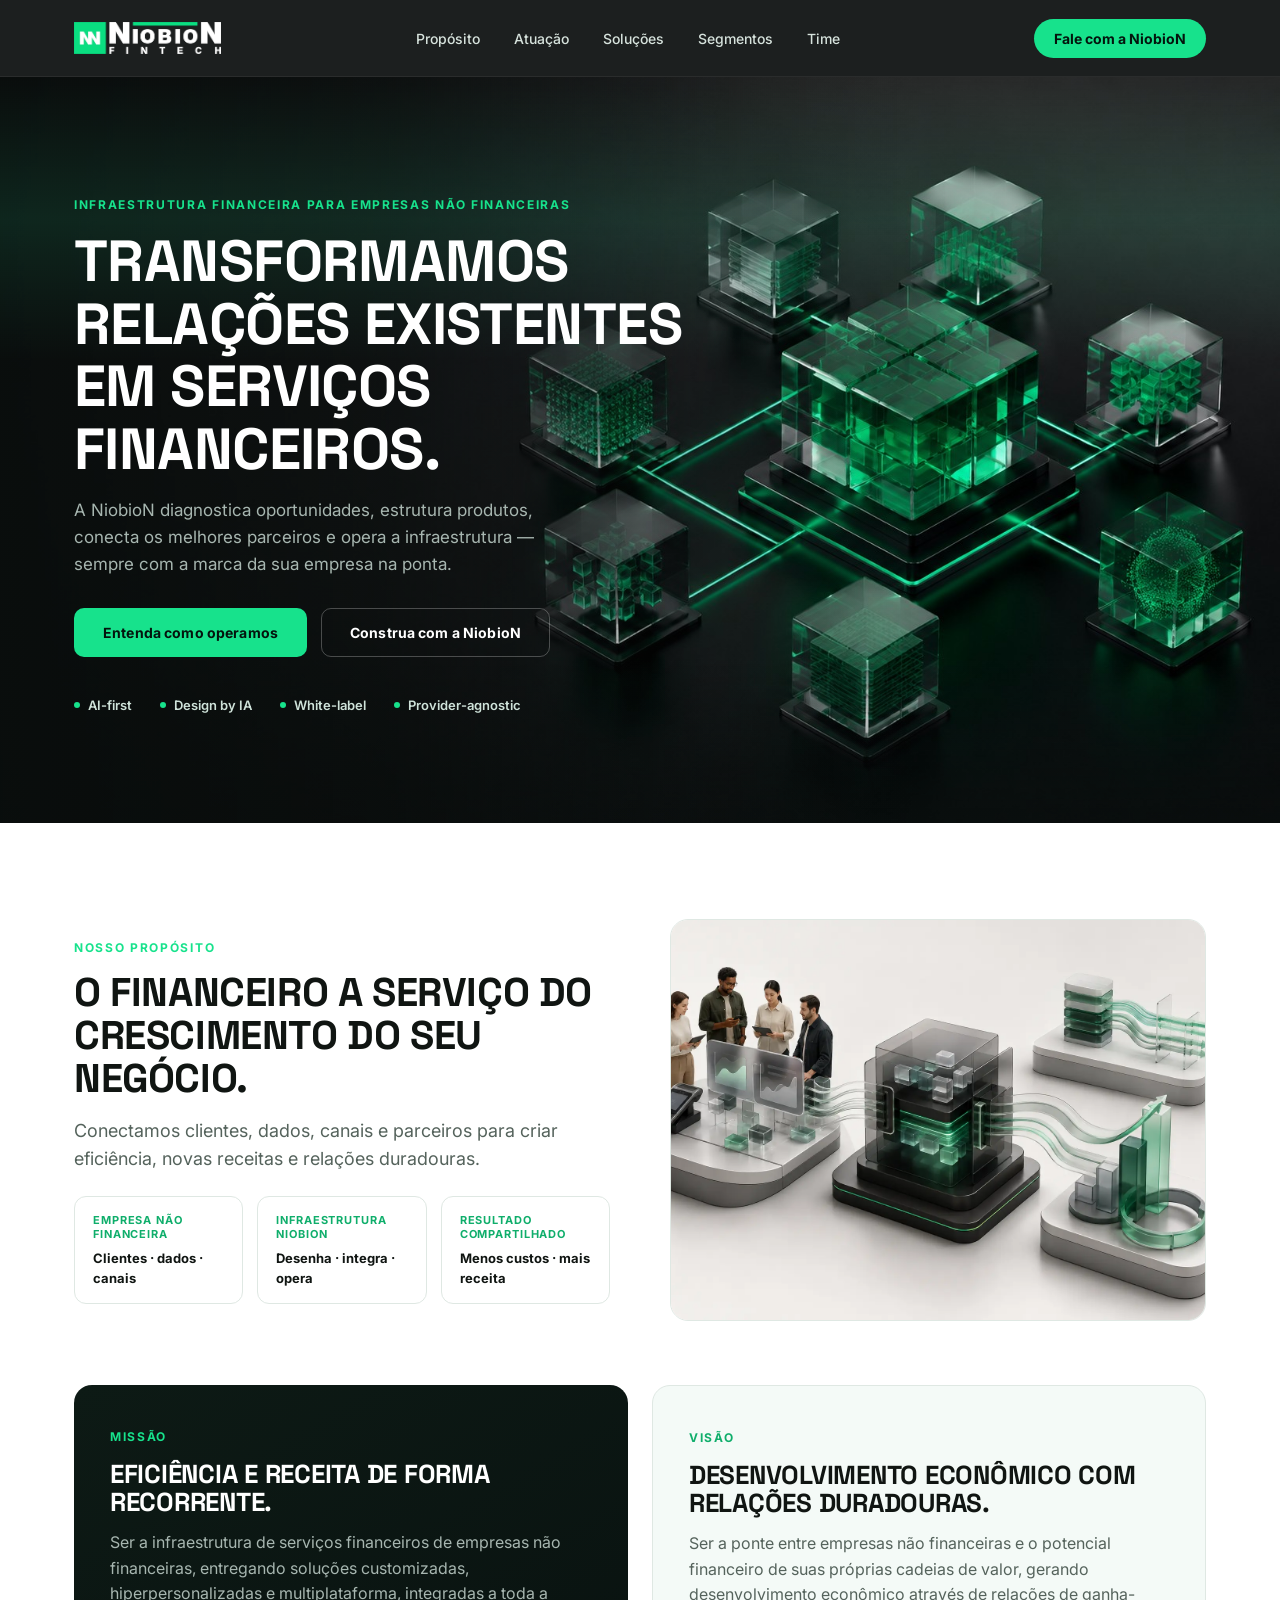
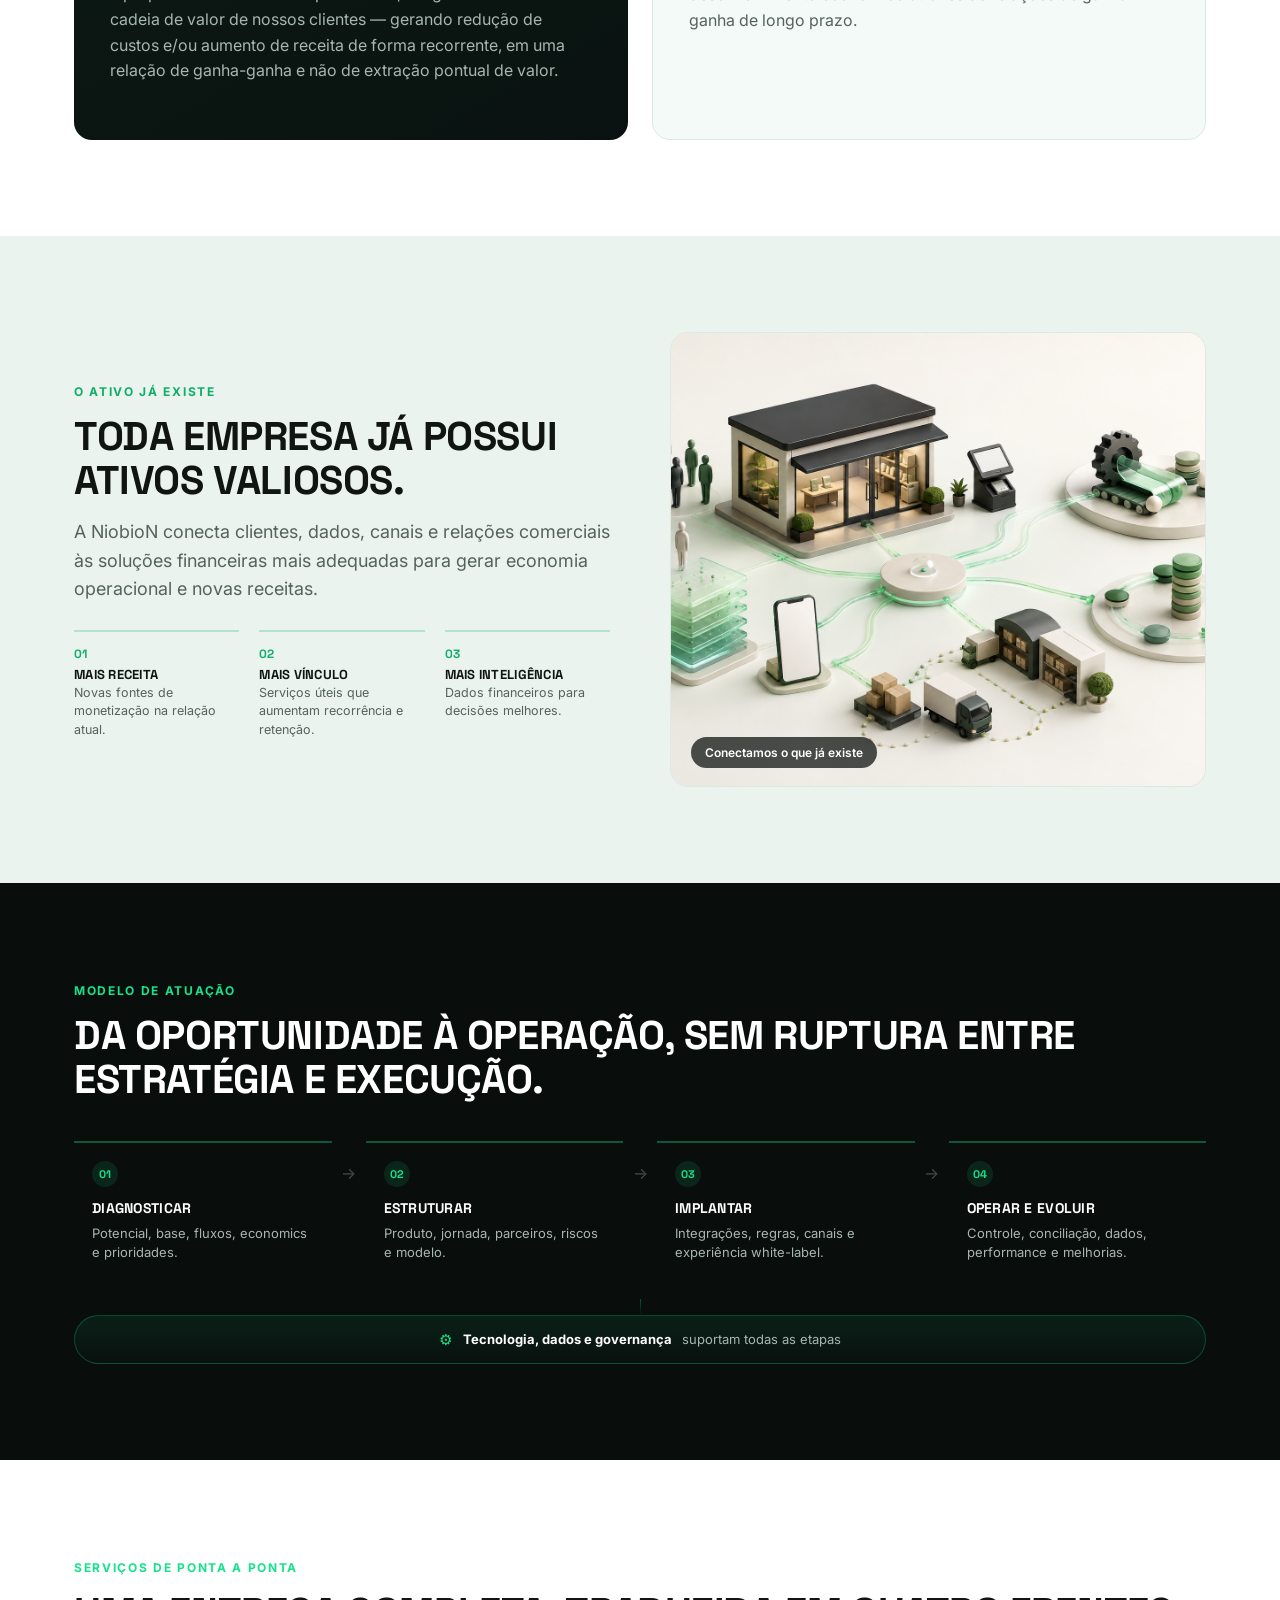
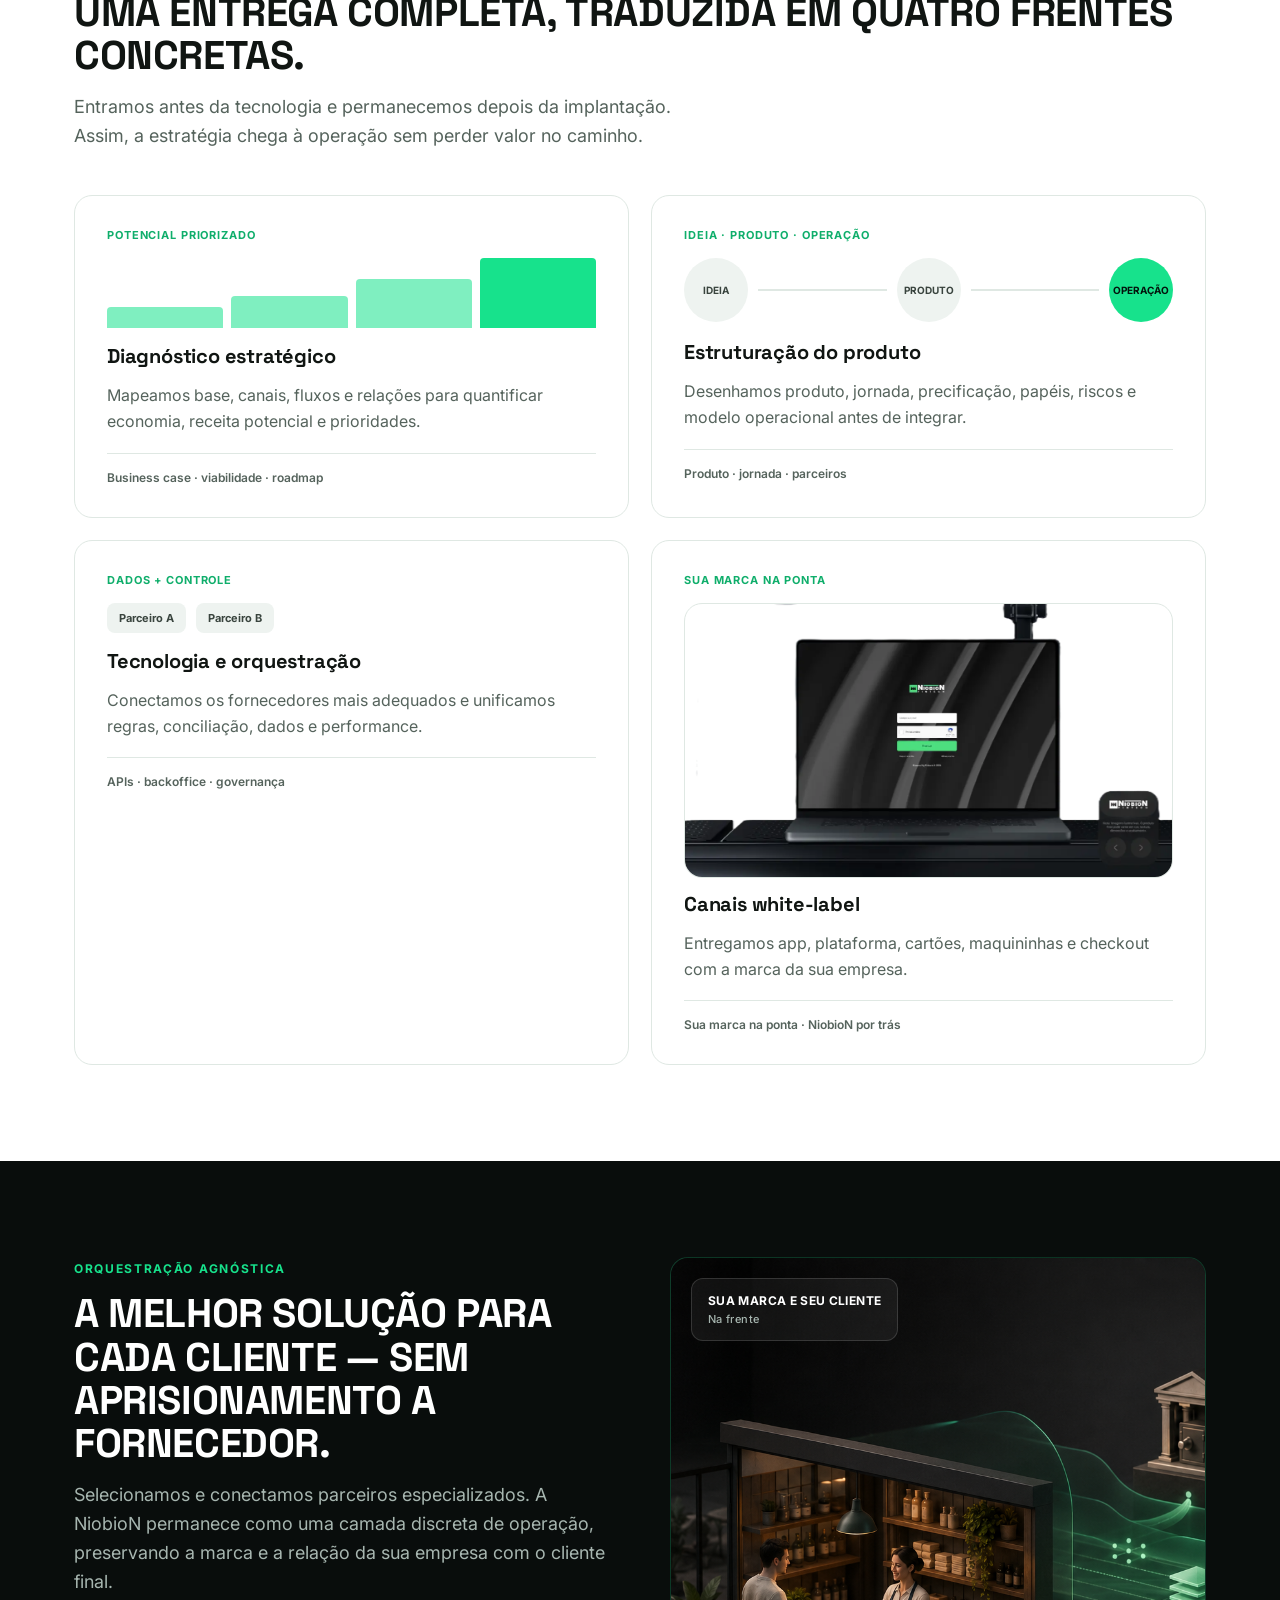
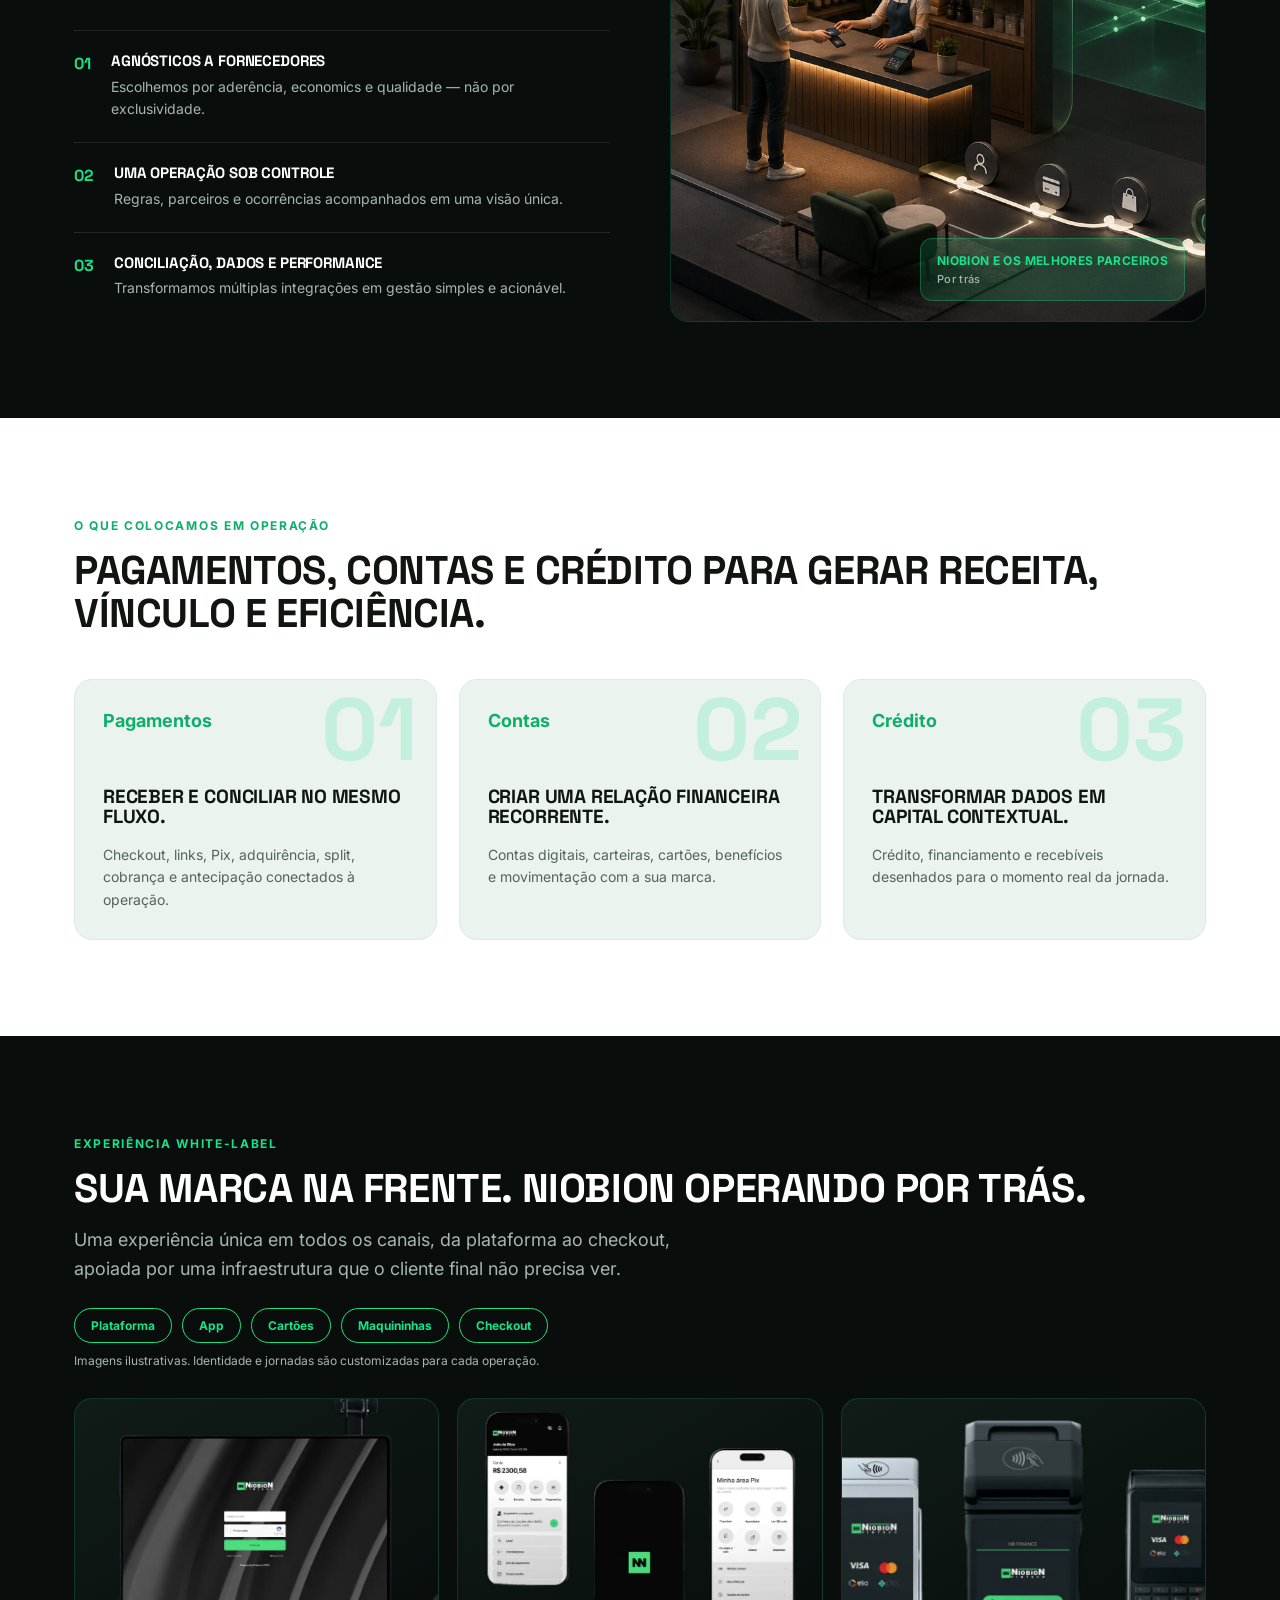
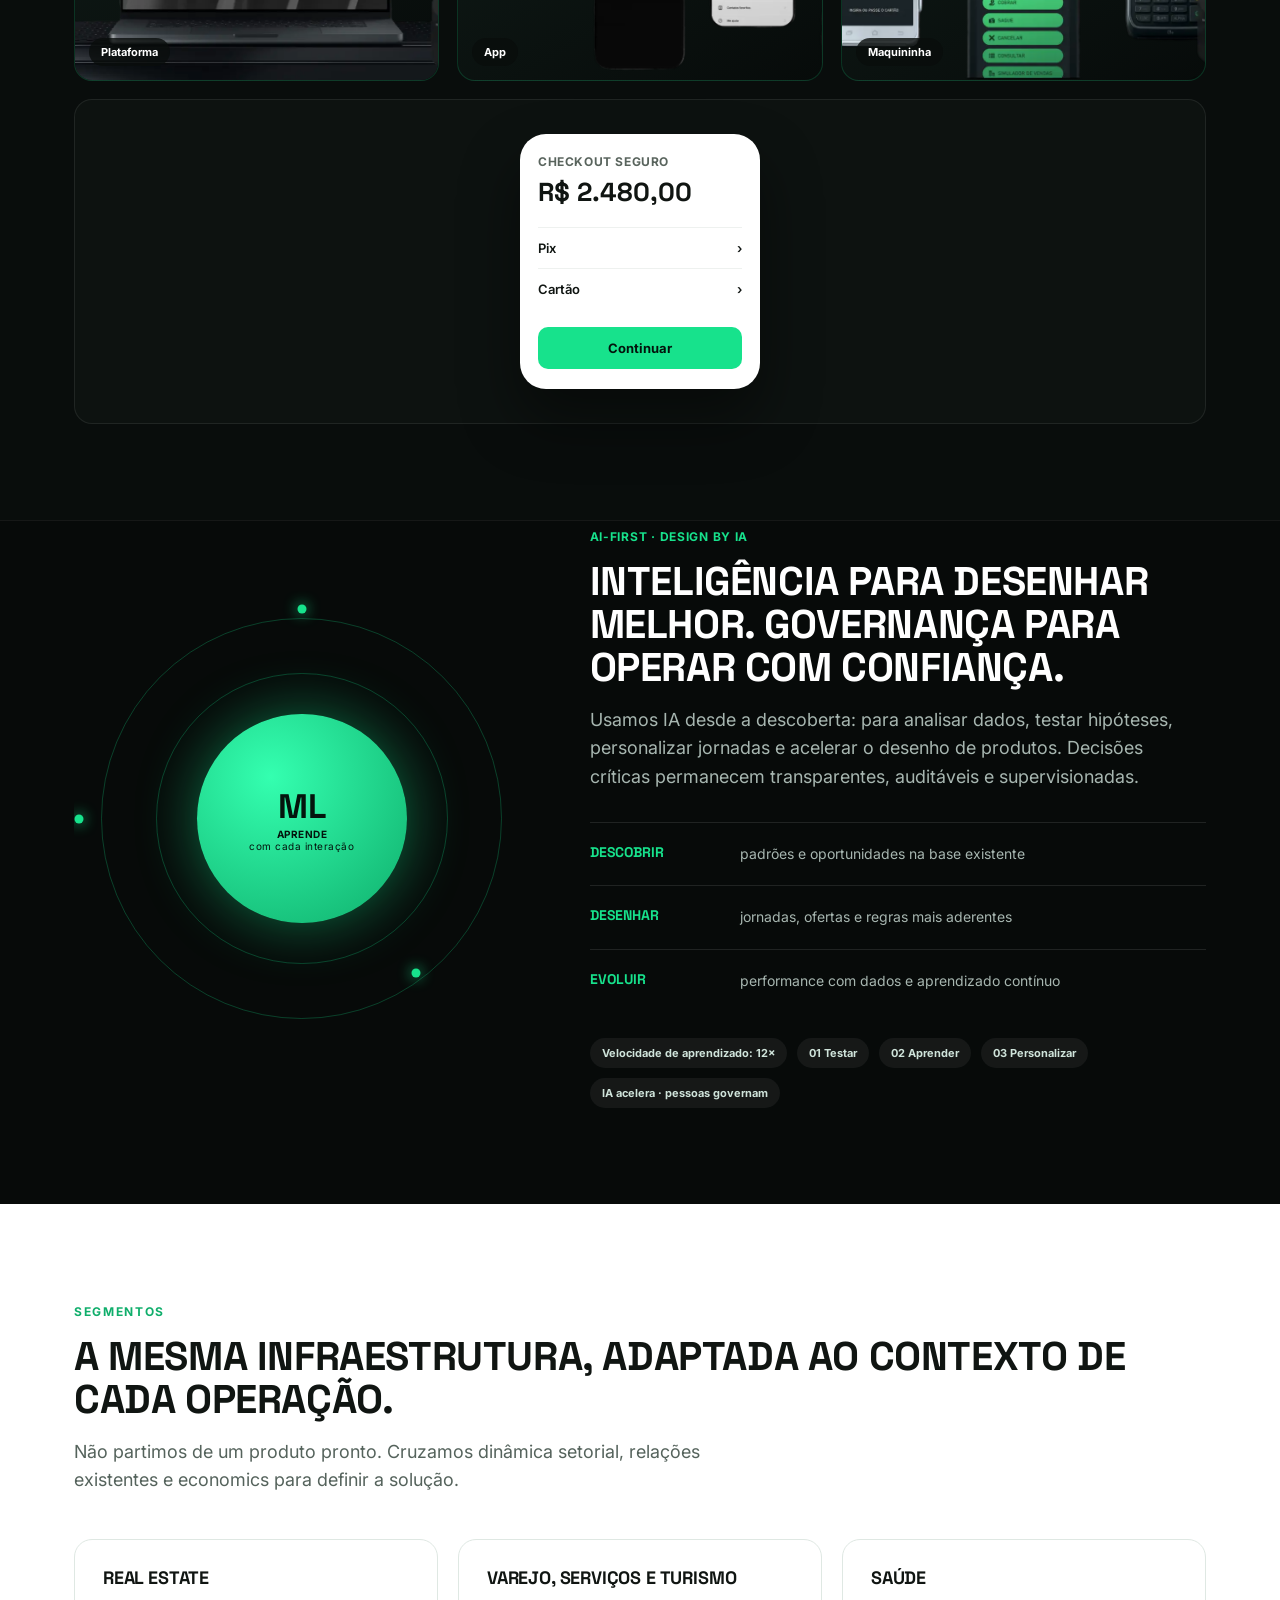
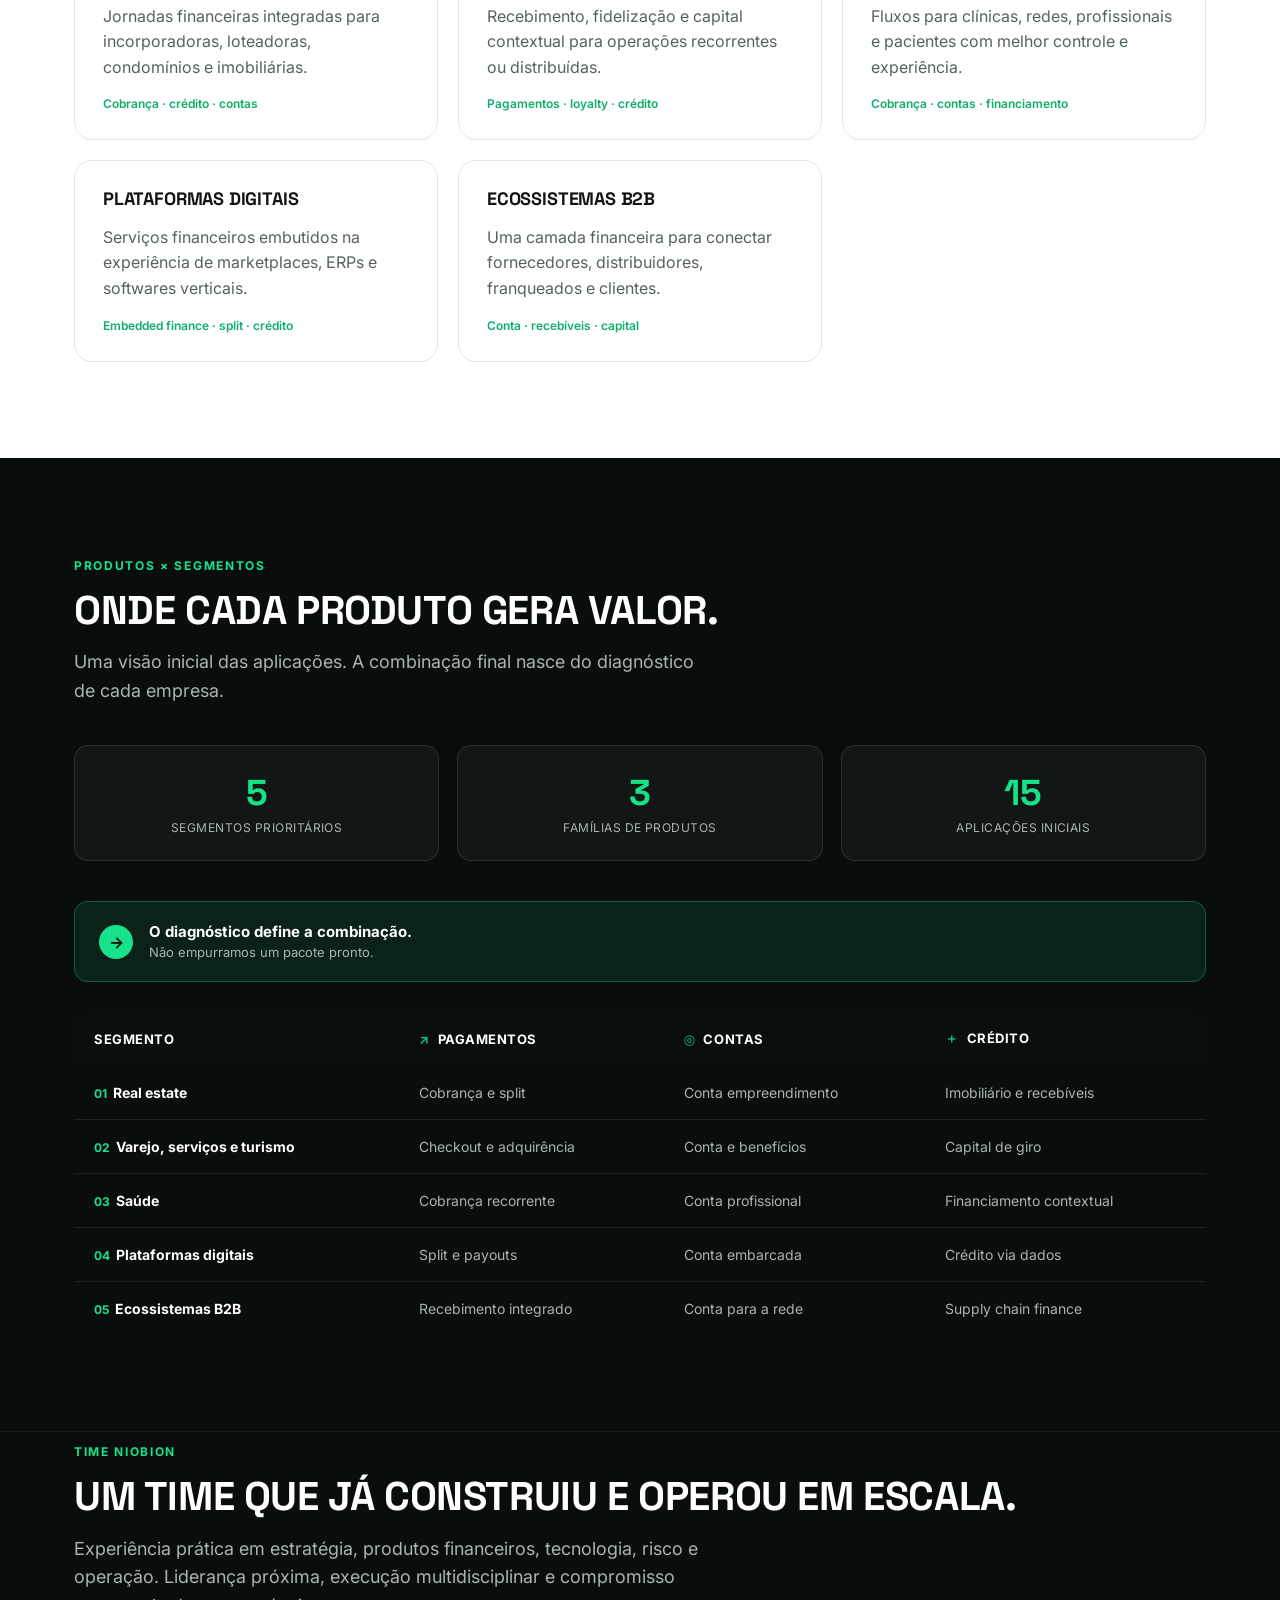
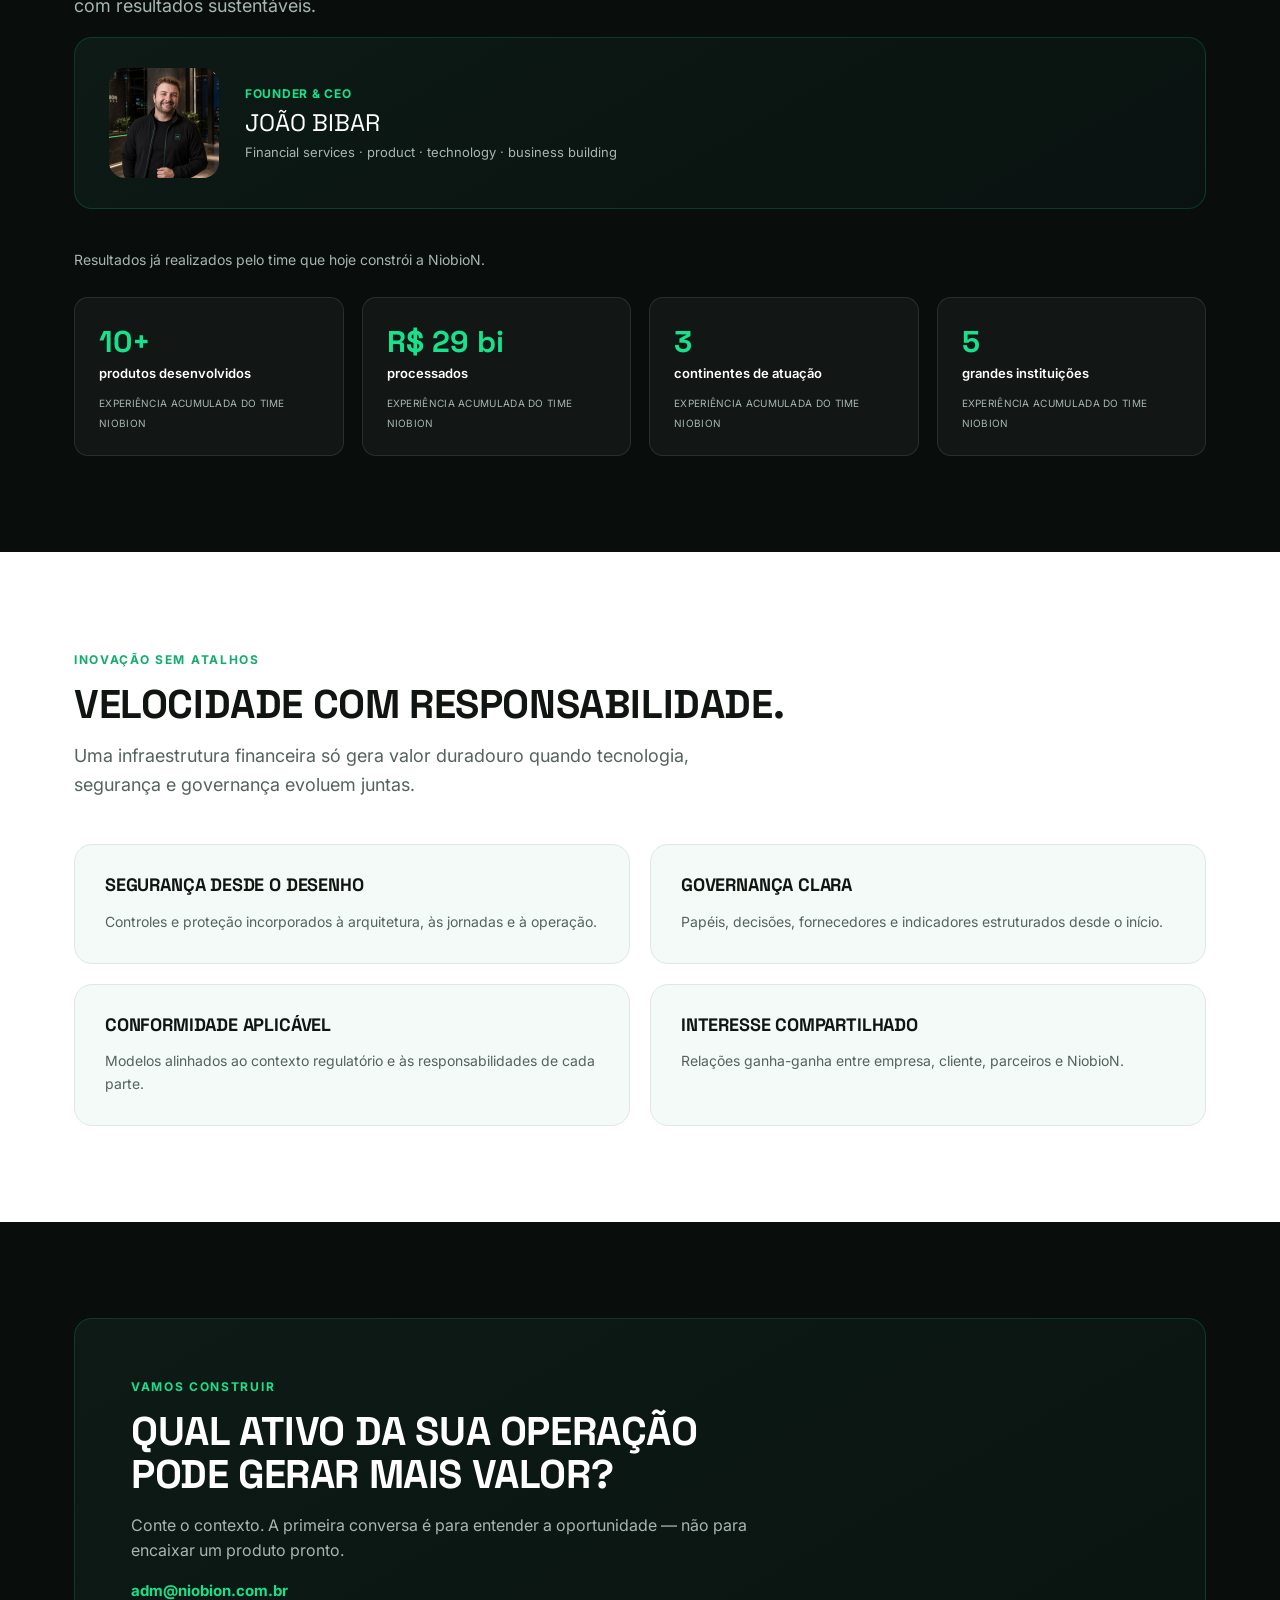
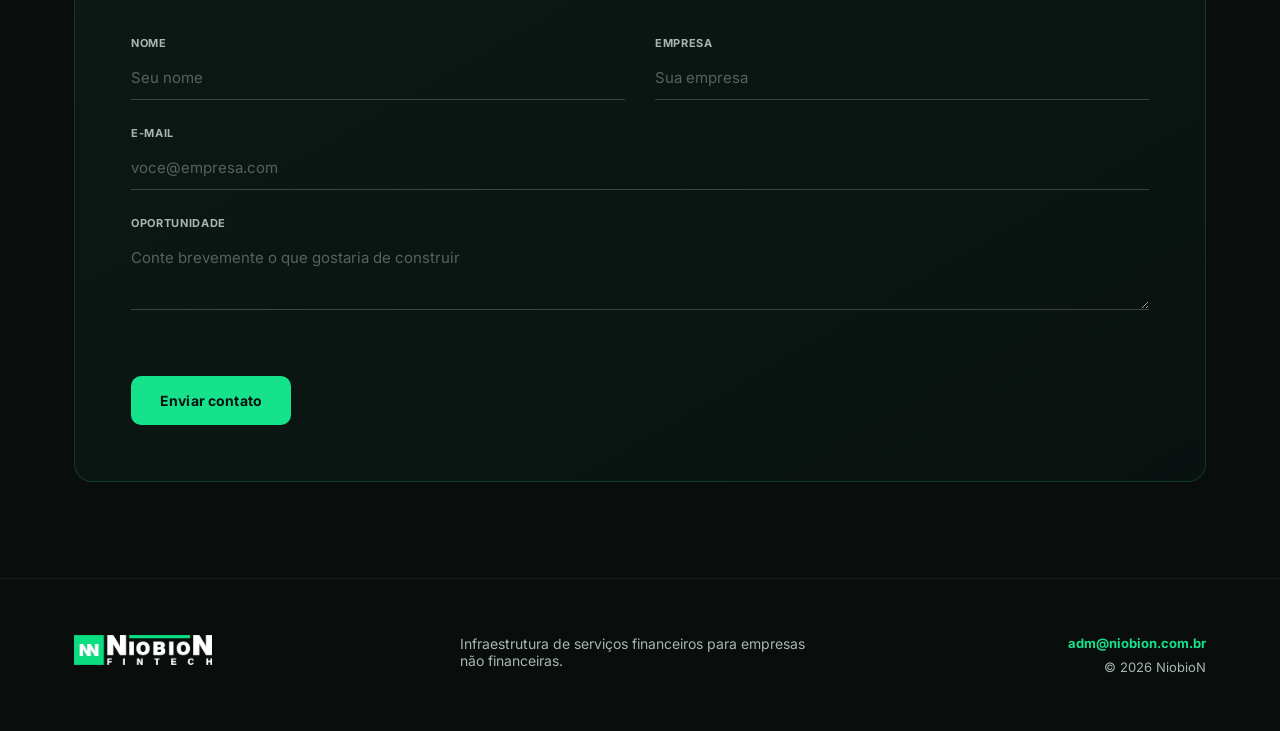
<file: index.html>
<!DOCTYPE html>
<html lang="pt-BR">
<head>
      <meta charset="UTF-8">
      <meta name="viewport" content="width=device-width, initial-scale=1.0">
      <title>NiobioN - Infraestrutura de Serviços Financeiros</title>
    <link rel="preconnect" href="https://fonts.googleapis.com">
    <link rel="preconnect" href="https://fonts.gstatic.com" crossorigin>
    <link href="https://fonts.googleapis.com/css2?family=Interweight@400;500;600;700&family=Space+Grotesk:wght@500;600;700&display=swap" rel="stylesheet">
    <link rel="stylesheet" href="niobionsitedeploy/styles.css">
    <script>document.documentElement.classList.add('js-reveal')</script>
</head>
<body>

  <header class="site-header">
        <div class="container">
                  <a href="#inicio" class="logo" aria-label="NiobioN - início">
                                <img src="niobionsitedeploy/assets/niobion-logo-dark.png" alt="NiobioN" class="logo-img">
                  </a>a>
                  <nav class="main-nav" aria-label="Navegação principal">
                                <a href="#proposito">Propósito</a>a>
                                <a href="#produtos">Produtos</a>a>
                                <a href="#solucoes">Soluções</a>a>
                                <a href="#segmentos">Segmentos</a>a>
                                <a href="#sobre">Sobre</a>a>
                                <a href="#contato" class="nav-cta-mobile">Fale com a NiobioN</a>a>
                  </nav>nav>
                  <a href="#contato" class="header-cta">Fale com a NiobioN</a>a>
                  <button class="nav-toggle" aria-label="Abrir menu"></button>button>
        </div>div>
  </header>header>

  <main id="inicio">

    <!-- HERO -->
    <section class="hero">
          <div class="container">
                    <div data-reveal>
                                  <h1>Transformamos relações existentes em serviços financeiros.</h1>
                                <p class="lead">A NiobioN diagnostica oportunidades, estrutura produtos, conecta os melhores parceiros e opera a infraestrutura financeira de empresas não financeiras.</p>p>
                    </div>div>
                  <div class="hero-actions">
                              <a href="#contato" class="btn">Conecte-se</a>a>
                  </div>div>
          </div>div>
    </section>section>
  
  </main>main>

<footer>
      <div class="container">
                <a href="#inicio" class="logo" aria-label="NiobioN - voltar ao início">
                              <img src="niobionsitedeploy/assets/niobion-logo-dark.png" alt="NiobioN" class="logo-img">
                </a>a>
                <div class="footer-nav">
                              <a href="#proposito">Propósito</a>a>
                              <a href="#produtos">Produtos</a>a>
                              <a href="#solucoes">Soluções</a>a>
                              <a href="#segmentos">Segmentos</a>a>
                              <a href="#sobre">Sobre</a>a>
                              <a href="#contato">Contato</a>a>
                </div>div>
      </div>div>
</footer>

  <script src="niobionsitedeploy/script.js"></script>
</body>
</html>html>
</footer></h1>
</body></title>
</head><!DOCTYPE html>
<html lang="pt-BR">
<head>
<meta charset="utf-8">
<meta http-equiv="refresh" content="0; url=./niobionsitedeploy/">
<link rel="canonical" href="./niobionsitedeploy/">
<title>NiobioN — Infraestrutura de Serviços Financeiros</title>
<script>location.replace('./niobionsitedeploy/');</script>
</head>
<body style="background:#090d0c"></body>
</html>
</file>
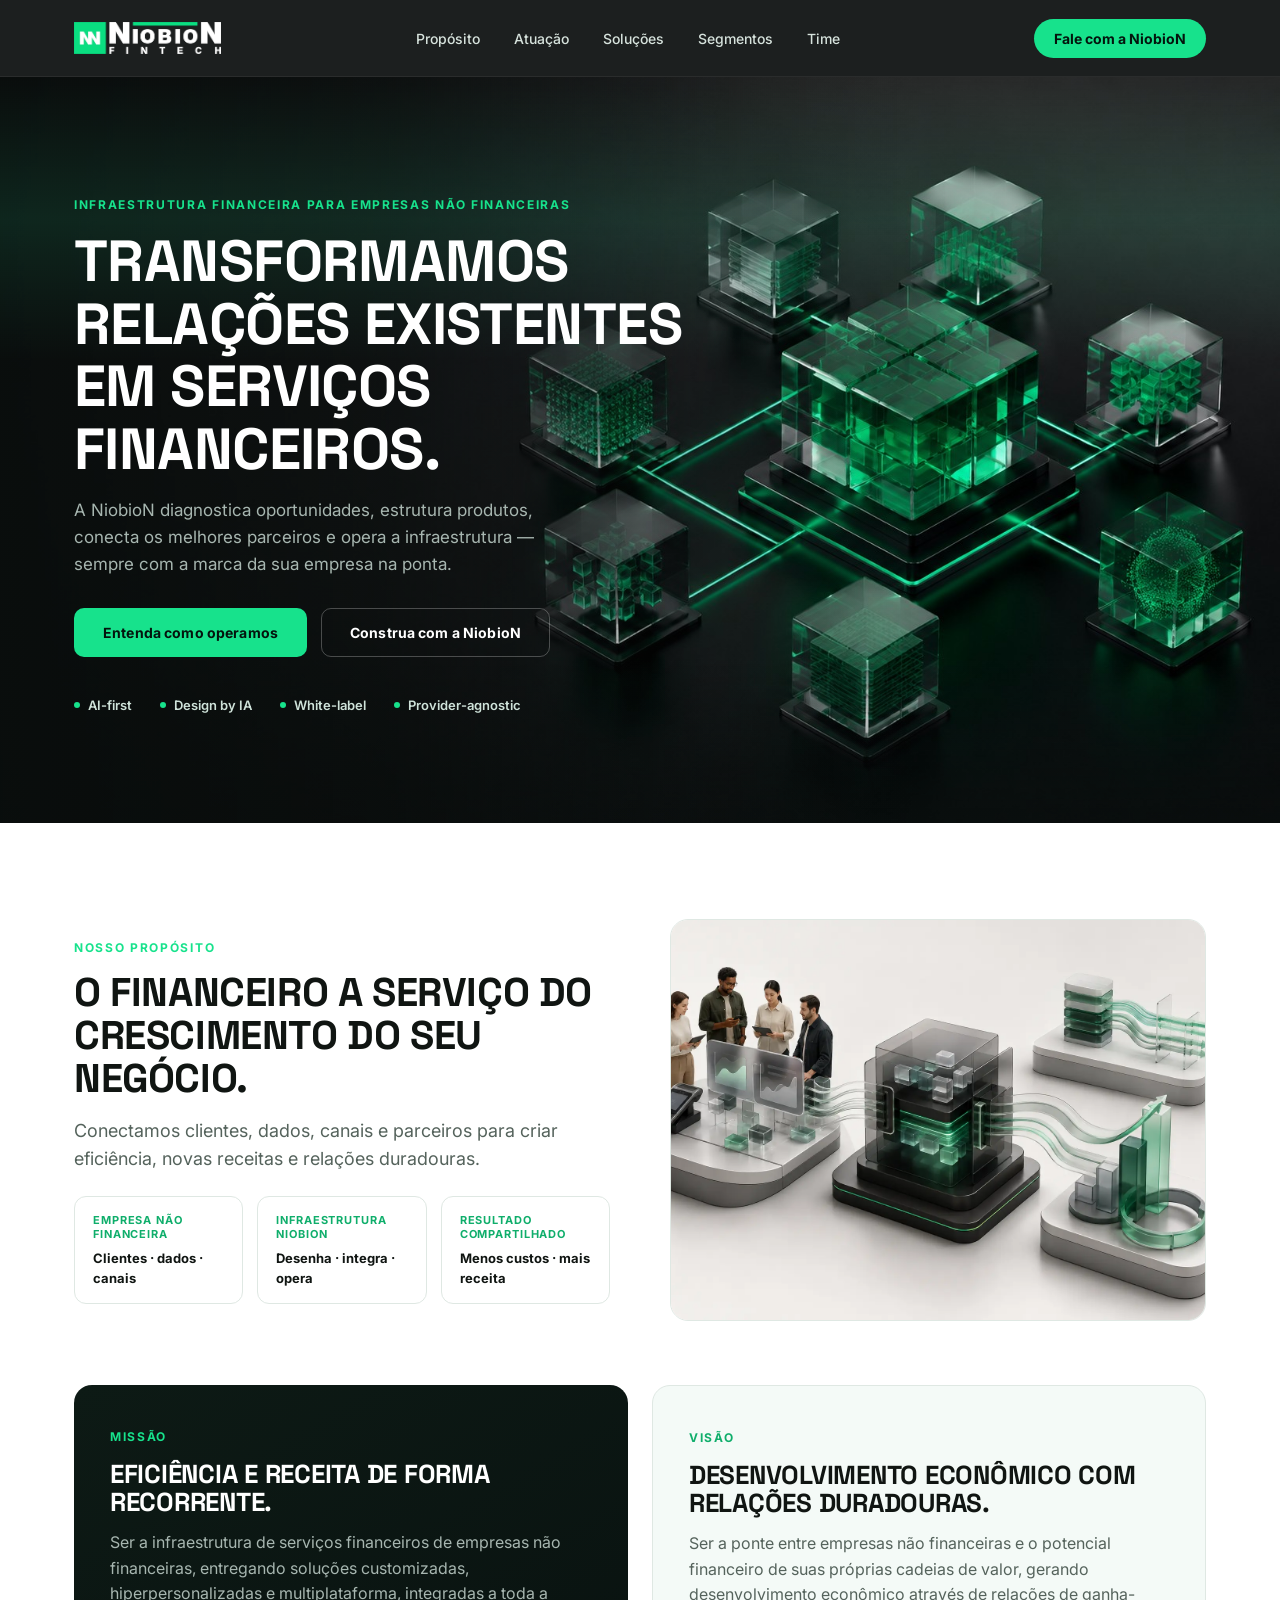
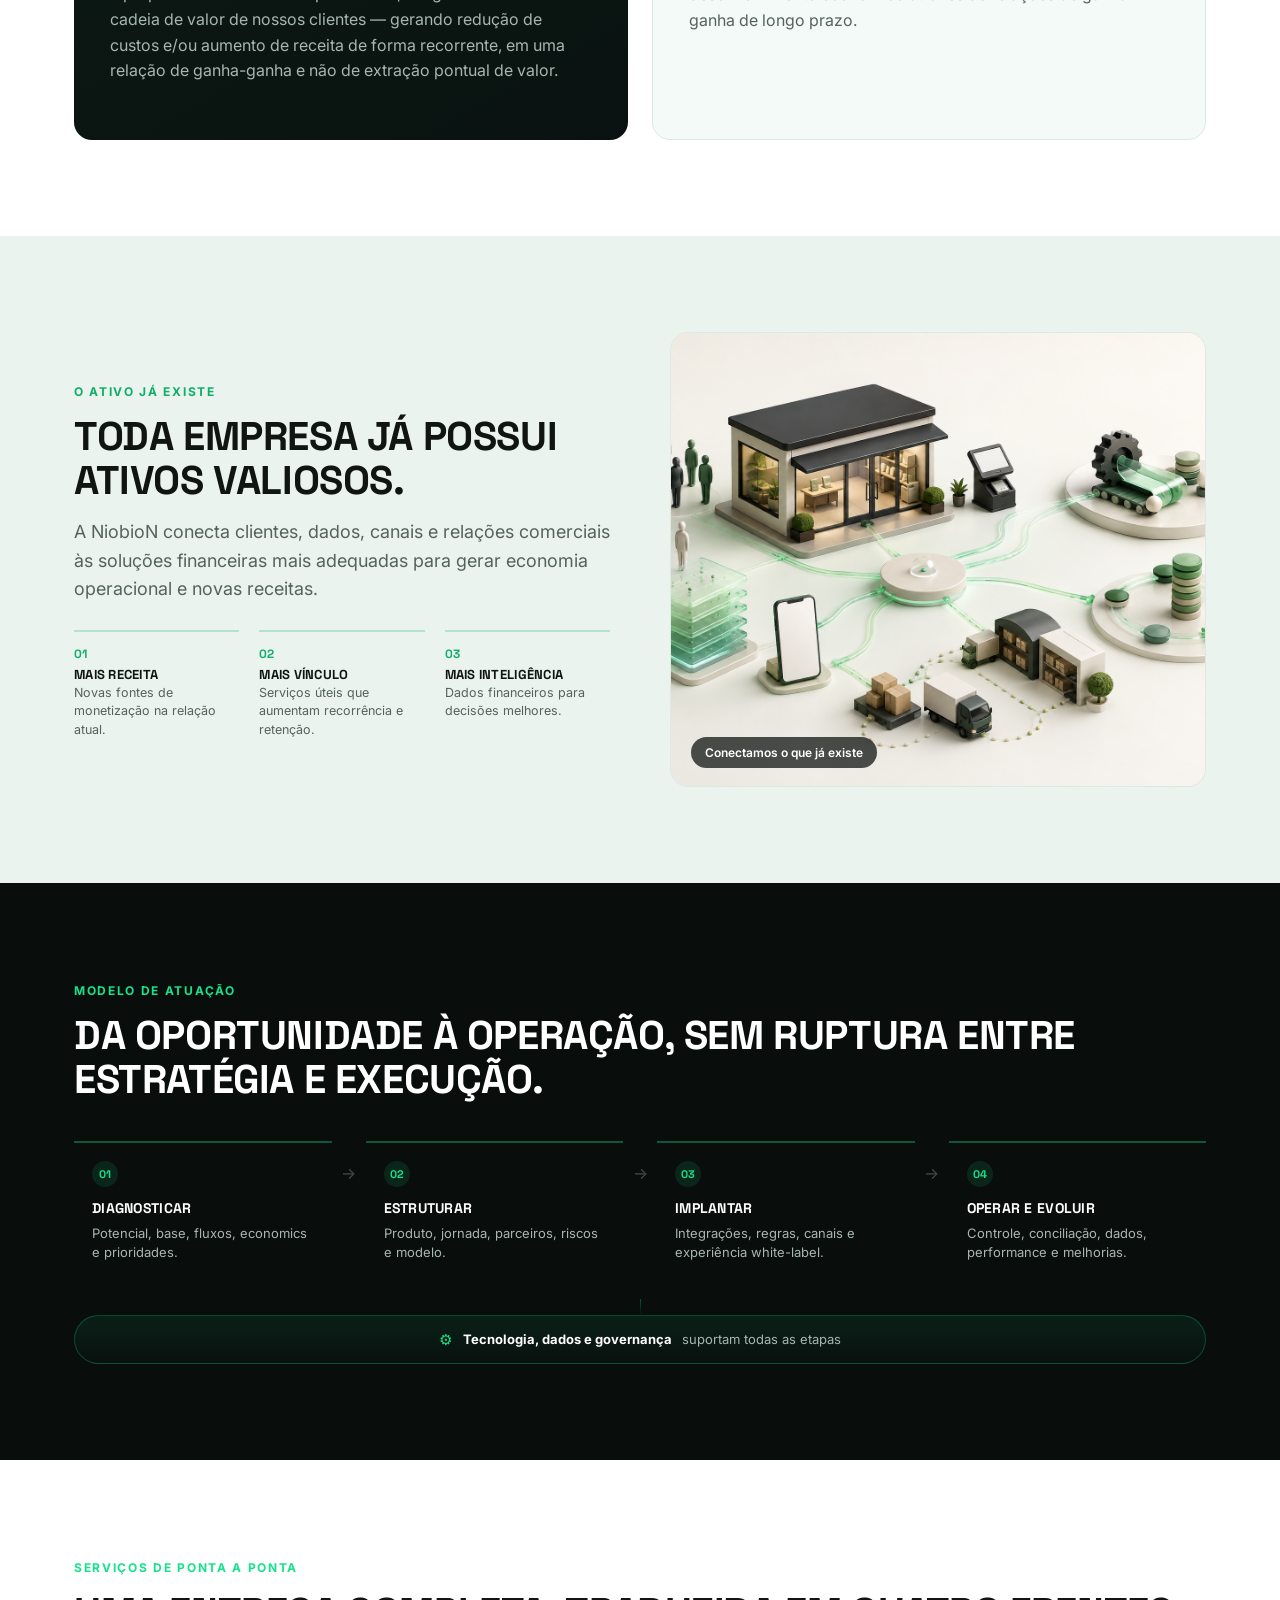
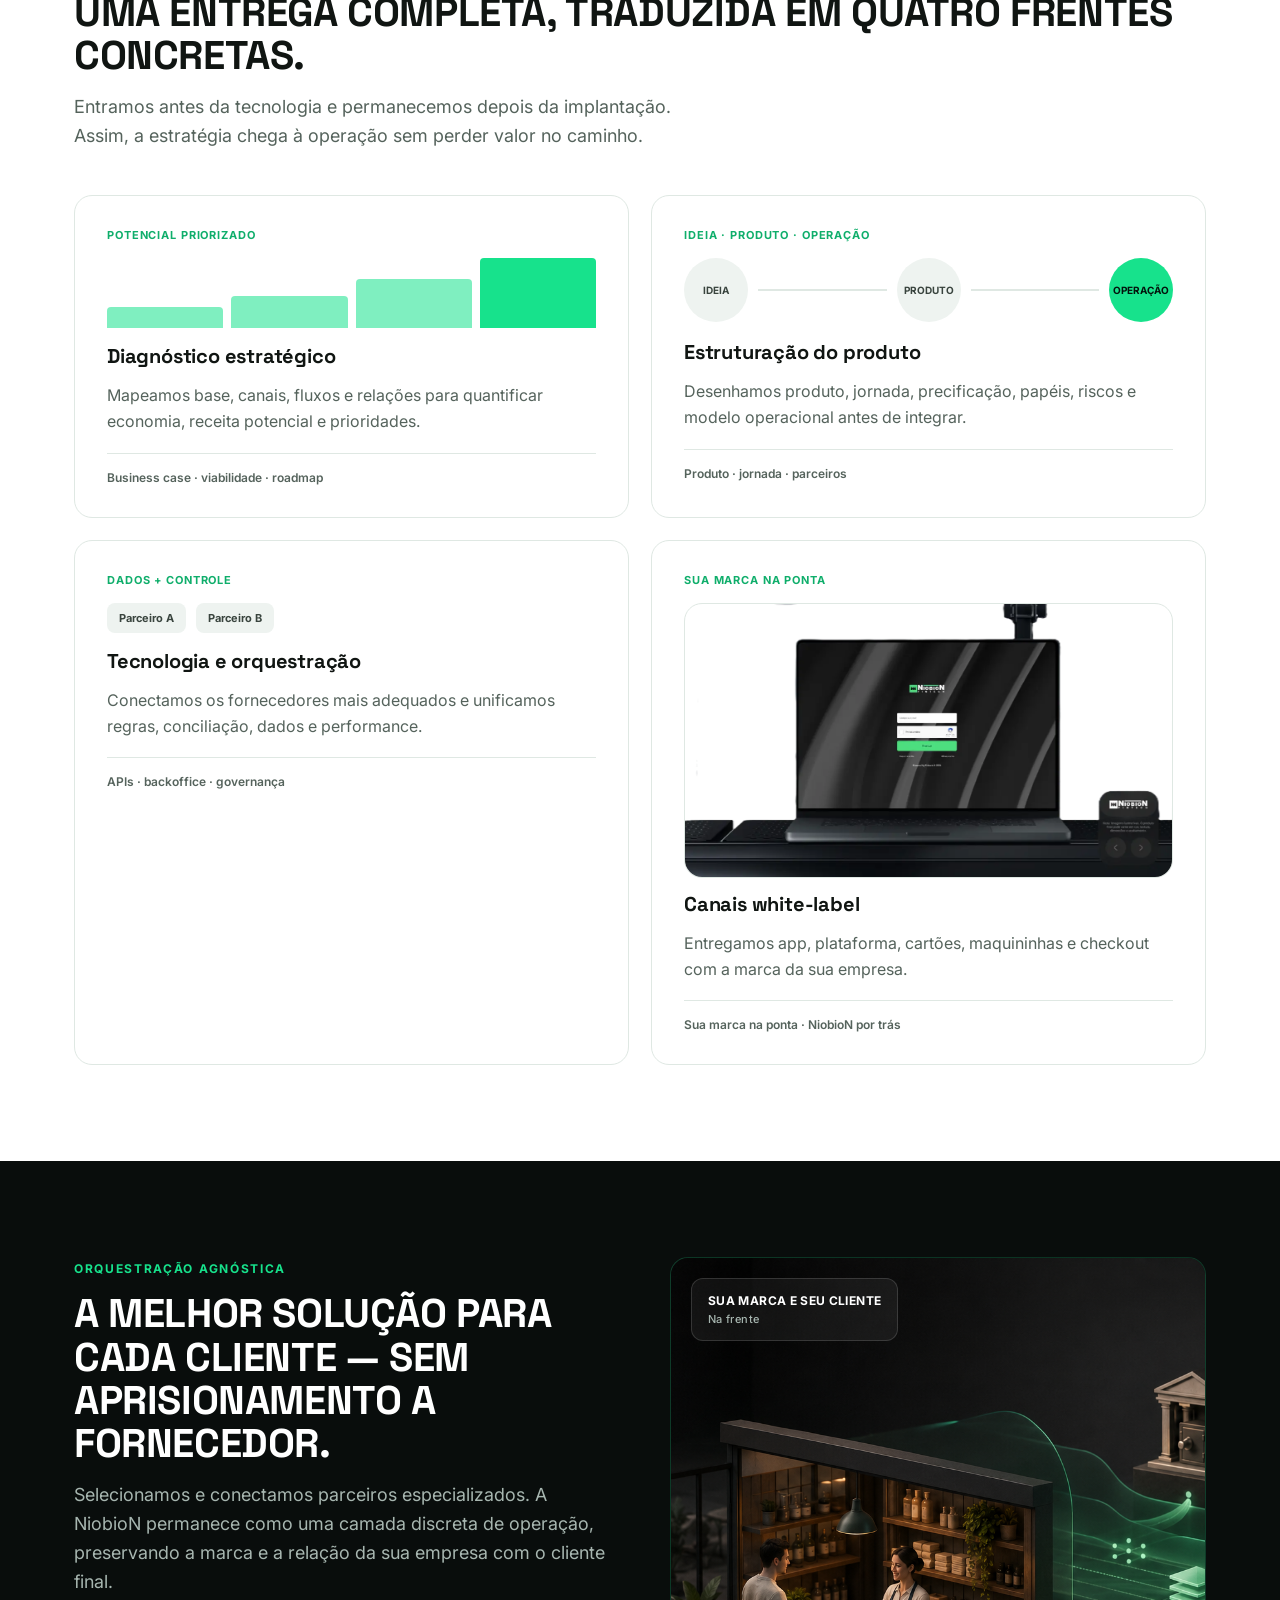
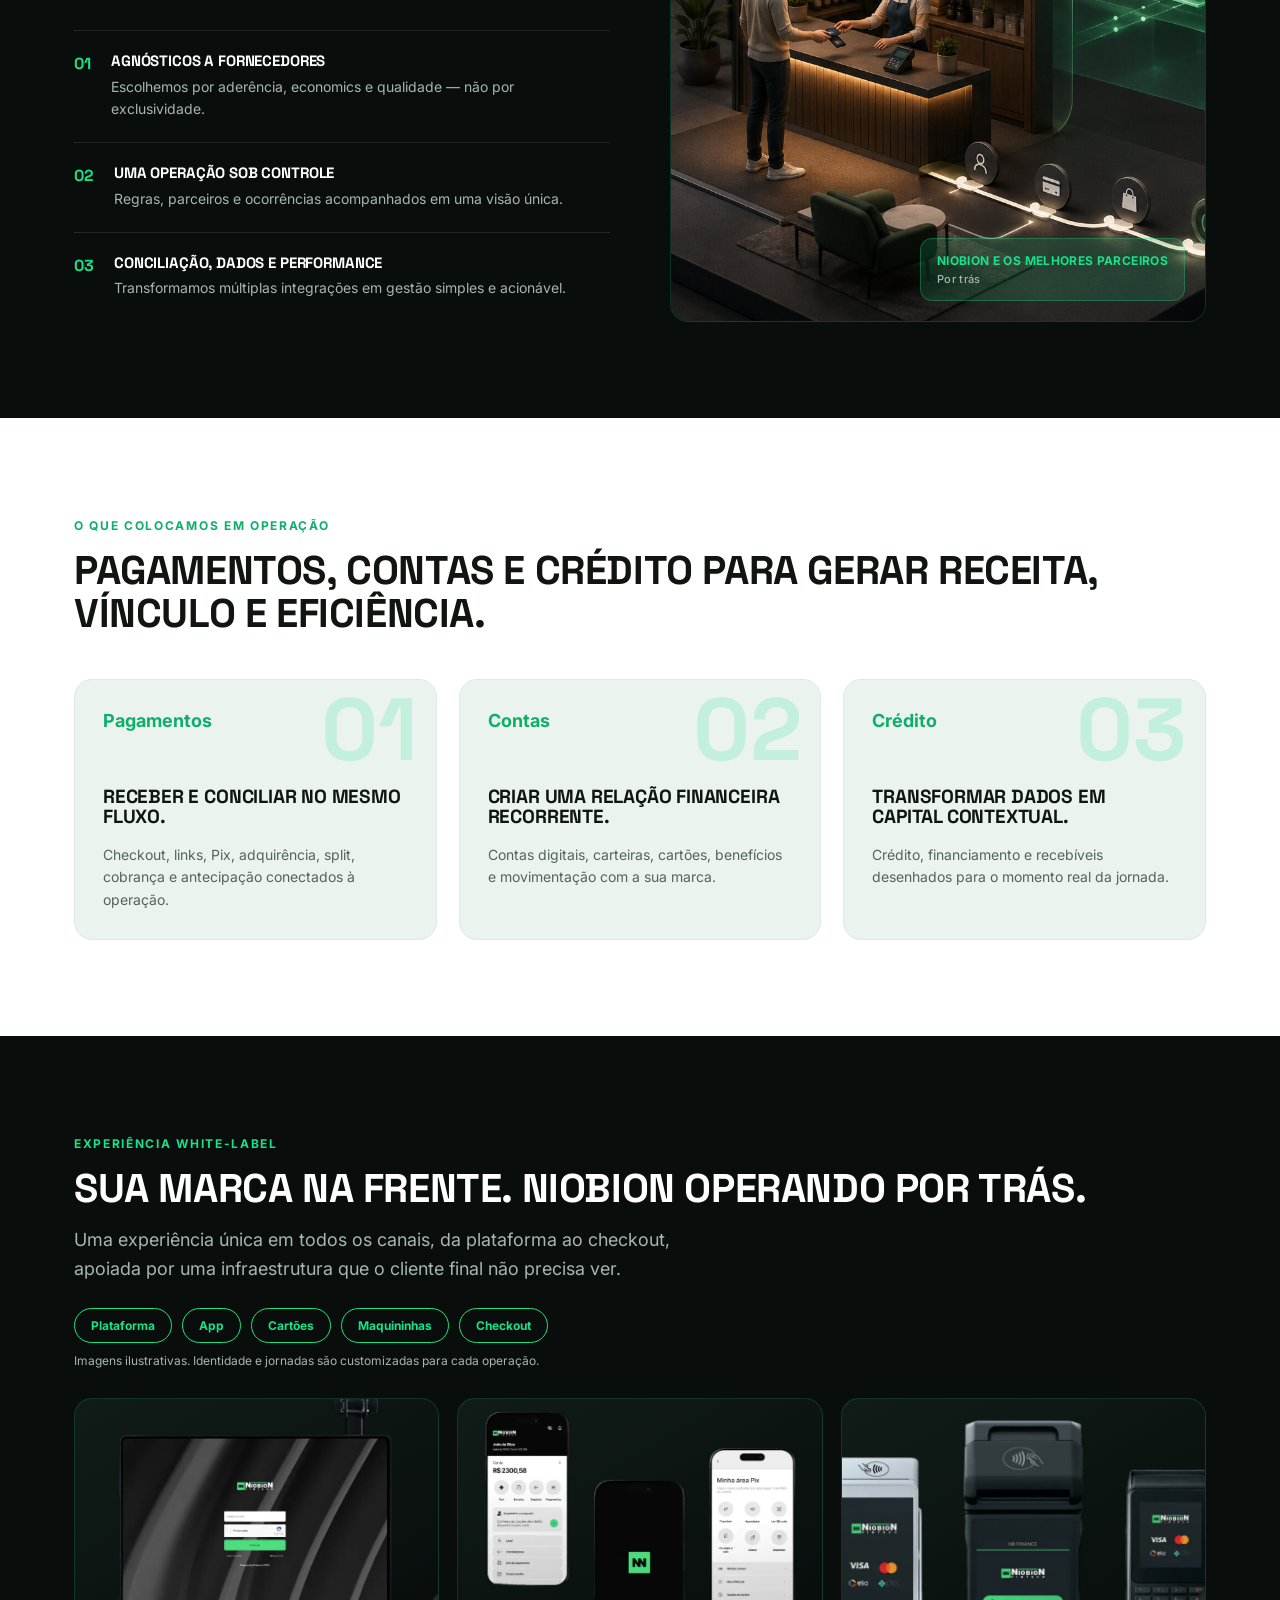
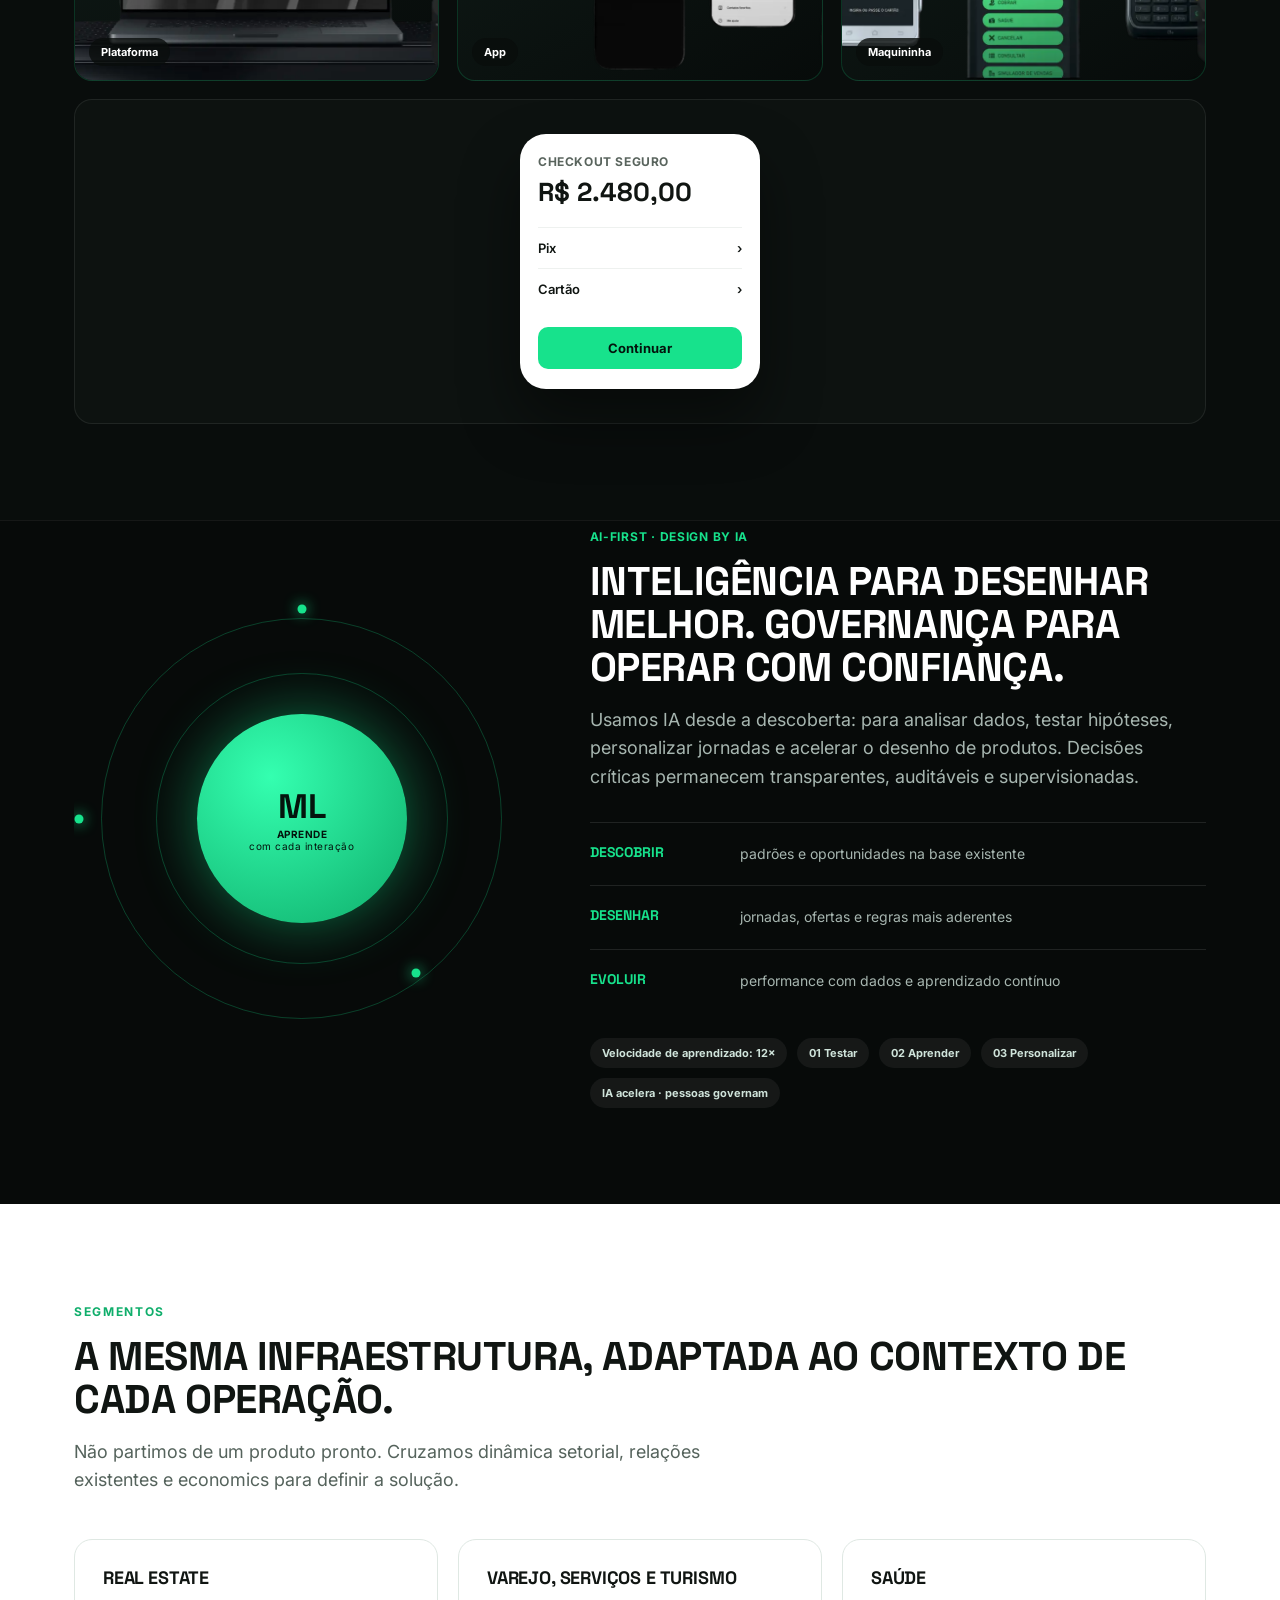
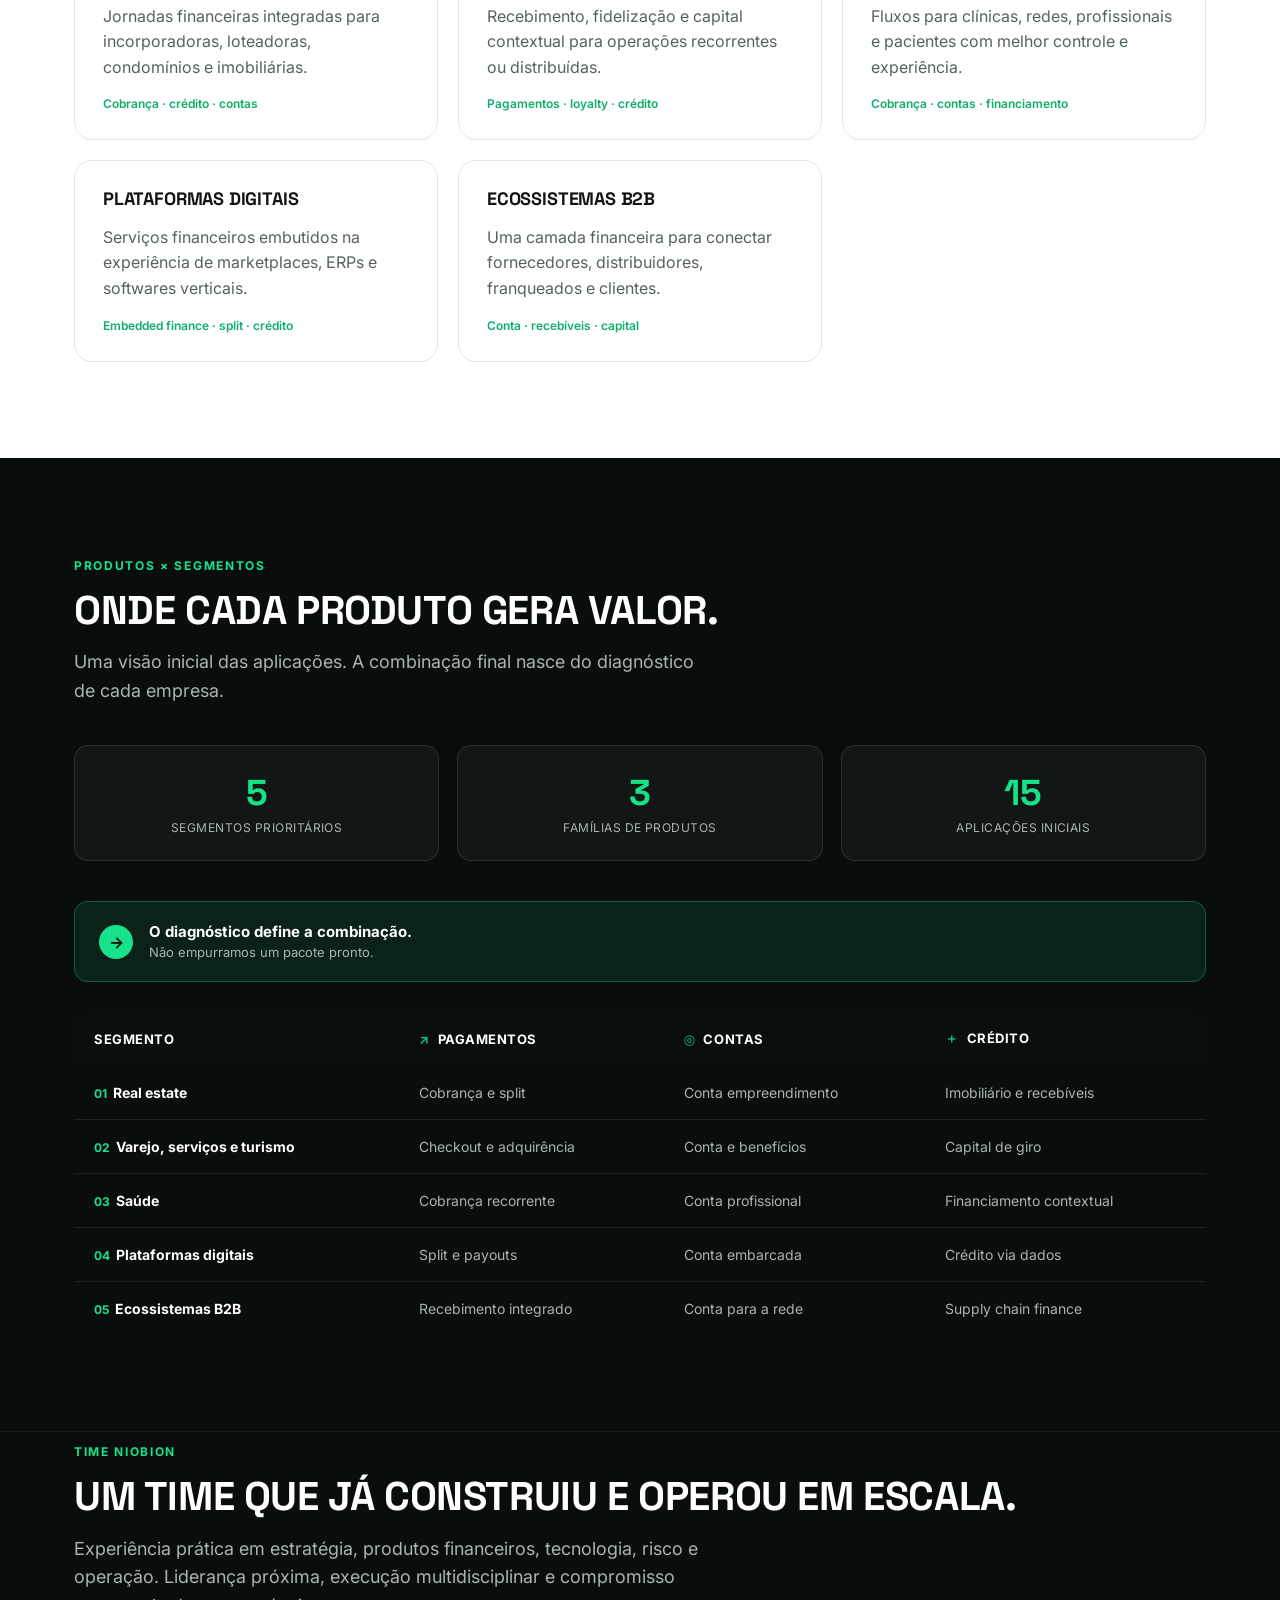
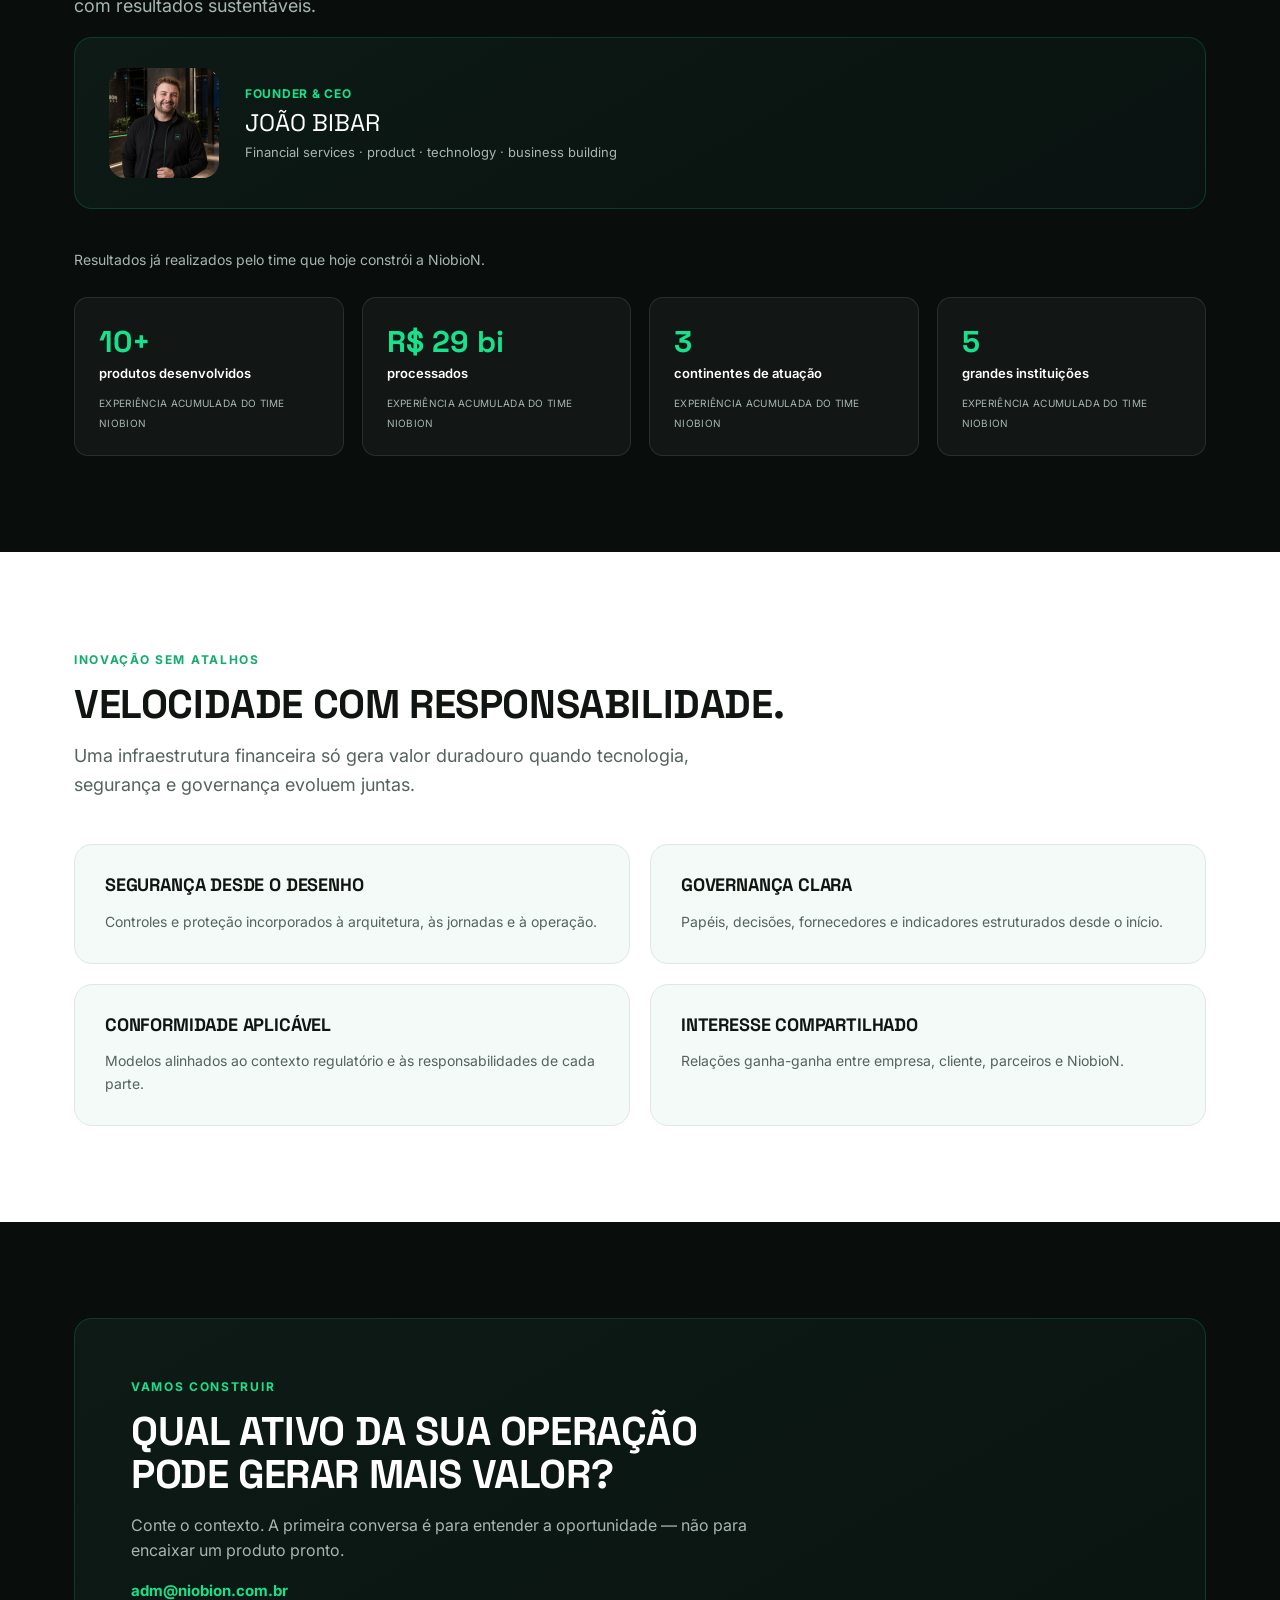
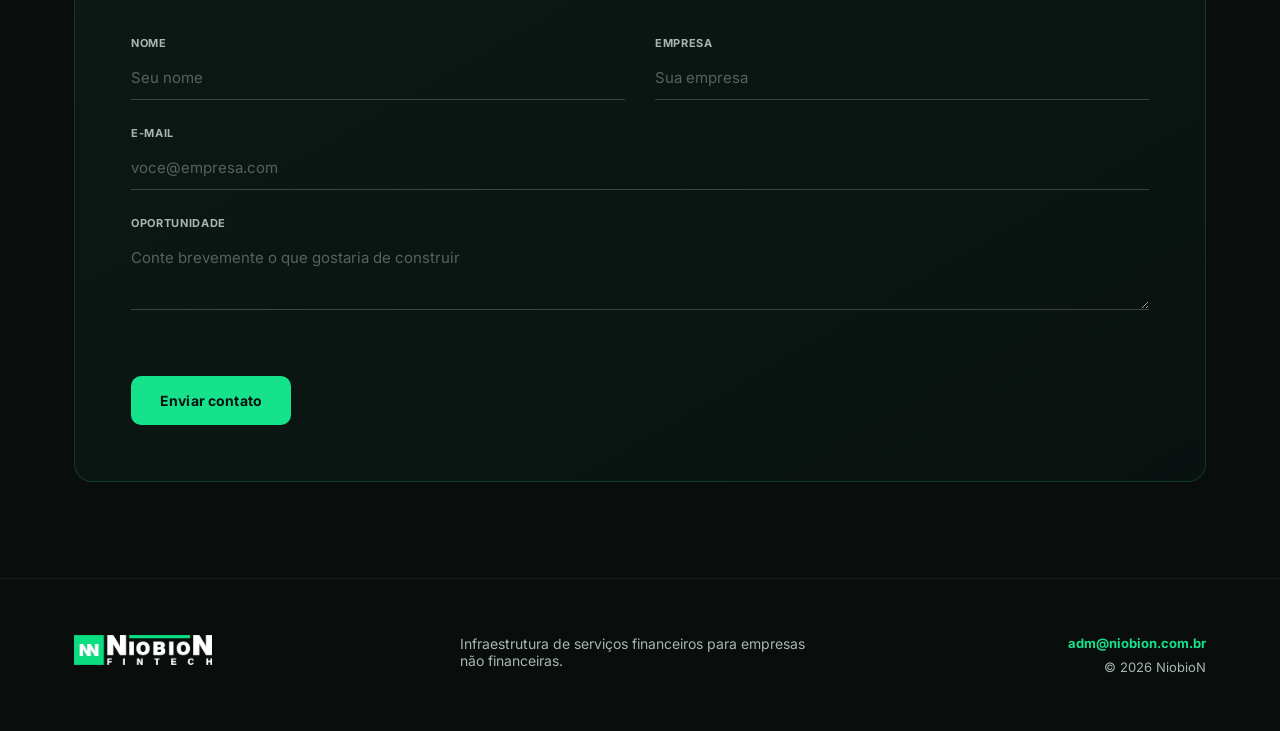
<file: niobionsitedeploy/index.html>
<!DOCTYPE html>
<html lang="pt-BR">
<head>
<meta charset="UTF-8">
<meta name="viewport" content="width=device-width, initial-scale=1.0">
<title>NiobioN — Infraestrutura de Serviços Financeiros</title>
<meta name="description" content="A NiobioN diagnostica oportunidades, estrutura produtos, conecta os melhores parceiros e opera a infraestrutura financeira de empresas não financeiras.">
<link rel="preconnect" href="https://fonts.googleapis.com">
<link rel="preconnect" href="https://fonts.gstatic.com" crossorigin>
<link href="https://fonts.googleapis.com/css2?family=Inter:wght@400;500;600;700&family=Space+Grotesk:wght@500;700&display=swap" rel="stylesheet">
<link rel="stylesheet" href="styles.css">
<script>document.documentElement.classList.add('js-reveal');</script>
</head>
<body>

<header class="site-header">
  <div class="container">
    <a href="#inicio" class="logo" aria-label="NiobioN — início">
      <img src="assets/niobion-logo-dark.png" alt="NiobioN" class="logo-img">
    </a>
    <nav class="main-nav" aria-label="Navegação principal">
      <a href="#proposito">Propósito</a>
      <a href="#atuacao">Atuação</a>
      <a href="#solucoes">Soluções</a>
      <a href="#segmentos">Segmentos</a>
      <a href="#time">Time</a>
      <a href="#contato" class="nav-cta-mobile">Fale com a NiobioN</a>
    </nav>
    <a href="#contato" class="header-cta">Fale com a NiobioN</a>
    <button class="nav-toggle" aria-label="Abrir menu">☰</button>
  </div>
</header>

<main id="inicio">

  <!-- HERO -->
  <section class="hero">
    <div class="container">
      <div data-reveal>
        <div class="hero-badge">Infraestrutura financeira para empresas não financeiras</div>
        <h1>Transformamos relações existentes em serviços financeiros.</h1>
        <p class="lead">A NiobioN diagnostica oportunidades, estrutura produtos, conecta os melhores parceiros e opera a infraestrutura — sempre com a marca da sua empresa na ponta.</p>
        <div class="hero-actions">
          <a href="#atuacao" class="btn btn-primary">Entenda como operamos</a>
          <a href="#contato" class="btn btn-outline">Construa com a NiobioN</a>
        </div>
        <div class="diff-list">
          <span>AI-first</span>
          <span>Design by IA</span>
          <span>White-label</span>
          <span>Provider-agnostic</span>
        </div>
      </div>
      <div class="hero-media hero-media-art" data-reveal data-reveal-delay="2" role="img" aria-label="Camadas transparentes conectadas por fluxos verdes, representando a infraestrutura financeira NiobioN">
        <div class="hero-media-vignette"></div>
        <div class="hero-scan" aria-hidden="true"></div>
      </div>
    </div>
  </section>

  <!-- PROPÓSITO -->
  <section class="section" id="proposito">
    <div class="container">
      <div class="proposito-top">
        <div data-reveal>
          <span class="eyebrow">Nosso propósito</span>
          <h2>O financeiro a serviço do crescimento do seu negócio.</h2>
          <p class="lead">Conectamos clientes, dados, canais e parceiros para criar eficiência, novas receitas e relações duradouras.</p>
          <div class="chip-row">
            <div class="chip-card"><span class="k">Empresa não financeira</span><span class="v">Clientes · dados · canais</span></div>
            <div class="chip-card"><span class="k">Infraestrutura NiobioN</span><span class="v">Desenha · integra · opera</span></div>
            <div class="chip-card"><span class="k">Resultado compartilhado</span><span class="v">Menos custos · mais receita</span></div>
          </div>
        </div>
        <div class="art-panel proposito-art" data-reveal data-reveal-delay="2">
          <img src="assets/niobion-value-infrastructure-v10.webp" alt="Ativos de uma empresa conectados pela infraestrutura NiobioN a eficiência e crescimento" loading="lazy">
        </div>
      </div>

      <div class="mv-grid">
        <div class="mv-card mission" data-reveal>
          <span class="eyebrow">Missão</span>
          <h2>Eficiência e receita de forma recorrente.</h2>
          <p>Ser a infraestrutura de serviços financeiros de empresas não financeiras, entregando soluções customizadas, hiperpersonalizadas e multiplataforma, integradas a toda a cadeia de valor de nossos clientes — gerando redução de custos e/ou aumento de receita de forma recorrente, em uma relação de ganha-ganha e não de extração pontual de valor.</p>
        </div>
        <div class="mv-card vision" data-reveal data-reveal-delay="1">
          <span class="eyebrow" style="color:#0fae6b">Visão</span>
          <h2>Desenvolvimento econômico com relações duradouras.</h2>
          <p style="color:#55635c">Ser a ponte entre empresas não financeiras e o potencial financeiro de suas próprias cadeias de valor, gerando desenvolvimento econômico através de relações de ganha-ganha de longo prazo.</p>
        </div>
      </div>
    </div>
  </section>

  <!-- O ATIVO JÁ EXISTE -->
  <section class="section section--alt">
    <div class="container asset-grid">
      <div data-reveal>
        <span class="eyebrow" style="color:#0fae6b">O ativo já existe</span>
        <h2 style="color:#101512">Toda empresa já possui ativos valiosos.</h2>
        <p class="lead" style="color:#55635c">A NiobioN conecta clientes, dados, canais e relações comerciais às soluções financeiras mais adequadas para gerar economia operacional e novas receitas.</p>
        <ul class="value-props">
          <li><span class="num">01</span><div><h4 style="color:#101512">Mais receita</h4><p style="color:#55635c">Novas fontes de monetização na relação atual.</p></div></li>
          <li><span class="num">02</span><div><h4 style="color:#101512">Mais vínculo</h4><p style="color:#55635c">Serviços úteis que aumentam recorrência e retenção.</p></div></li>
          <li><span class="num">03</span><div><h4 style="color:#101512">Mais inteligência</h4><p style="color:#55635c">Dados financeiros para decisões melhores.</p></div></li>
        </ul>
      </div>
      <div class="art-panel asset-art" data-reveal data-reveal-delay="2">
        <img src="assets/niobion-ativos-valiosos.png" alt="Empresa, clientes, canais, dados e cadeia de distribuição conectados por uma camada financeira">
        <span class="art-caption">Conectamos o que já existe</span>
      </div>
    </div>
  </section>

  <!-- ATUAÇÃO -->
  <section class="section section--dark" id="atuacao">
    <div class="container">
      <span class="eyebrow">Modelo de atuação</span>
      <h2>Da oportunidade à operação, sem ruptura entre estratégia e execução.</h2>
      <div class="flow-grid">
        <div class="flow-step" data-reveal><span class="flow-num">01</span><h3>Diagnosticar</h3><p>Potencial, base, fluxos, economics e prioridades.</p></div>
        <div class="flow-arrow" aria-hidden="true">→</div>
        <div class="flow-step" data-reveal data-reveal-delay="1"><span class="flow-num">02</span><h3>Estruturar</h3><p>Produto, jornada, parceiros, riscos e modelo.</p></div>
        <div class="flow-arrow" aria-hidden="true">→</div>
        <div class="flow-step" data-reveal data-reveal-delay="2"><span class="flow-num">03</span><h3>Implantar</h3><p>Integrações, regras, canais e experiência white-label.</p></div>
        <div class="flow-arrow" aria-hidden="true">→</div>
        <div class="flow-step" data-reveal data-reveal-delay="3"><span class="flow-num">04</span><h3>Operar e evoluir</h3><p>Controle, conciliação, dados, performance e melhorias.</p></div>
      </div>
      <div class="tech-enabler" data-reveal data-reveal-delay="3">
        <div class="tech-enabler-stem" aria-hidden="true"></div>
        <div class="tech-enabler-bar">
          <span class="tech-ico" aria-hidden="true">⚙</span>
          <strong>Tecnologia, dados e governança</strong>
          <span>suportam todas as etapas</span>
        </div>
      </div>
    </div>
  </section>

  <!-- SOLUÇÕES -->
  <section class="section" id="solucoes">
    <div class="container">
      <span class="eyebrow">Serviços de ponta a ponta</span>
      <h2>Uma entrega completa, traduzida em quatro frentes concretas.</h2>
      <p class="lead">Entramos antes da tecnologia e permanecemos depois da implantação. Assim, a estratégia chega à operação sem perder valor no caminho.</p>
      <div class="solutions-grid">
        <div class="solution-card" data-reveal>
          <span class="tag">Potencial priorizado</span>
          <div class="mini-chart"><span style="height:30%"></span><span style="height:45%"></span><span style="height:70%"></span><span style="height:100%"></span></div>
          <h3>Diagnóstico estratégico</h3>
          <p>Mapeamos base, canais, fluxos e relações para quantificar economia, receita potencial e prioridades.</p>
          <div class="foot">Business case · viabilidade · roadmap</div>
        </div>
        <div class="solution-card" data-reveal data-reveal-delay="1">
          <span class="tag">Ideia · Produto · Operação</span>
          <div class="flow-row">
            <div class="flow-dot">Ideia</div><div class="flow-line"></div>
            <div class="flow-dot">Produto</div><div class="flow-line"></div>
            <div class="flow-dot active">Operação</div>
          </div>
          <h3>Estruturação do produto</h3>
          <p>Desenhamos produto, jornada, precificação, papéis, riscos e modelo operacional antes de integrar.</p>
          <div class="foot">Produto · jornada · parceiros</div>
        </div>
        <div class="solution-card" data-reveal data-reveal-delay="2">
          <span class="tag">Dados + controle</span>
          <div class="partner-tags"><span>Parceiro A</span><span>Parceiro B</span></div>
          <h3>Tecnologia e orquestração</h3>
          <p>Conectamos os fornecedores mais adequados e unificamos regras, conciliação, dados e performance.</p>
          <div class="foot">APIs · backoffice · governança</div>
        </div>
        <div class="solution-card" data-reveal data-reveal-delay="3">
          <span class="tag">Sua marca na ponta</span>
          <div class="art-panel" style="aspect-ratio:16/9; margin-bottom:16px;">
            <img src="assets/niobion-platform.webp" alt="Plataforma financeira white-label" loading="lazy">
          </div>
          <h3>Canais white-label</h3>
          <p>Entregamos app, plataforma, cartões, maquininhas e checkout com a marca da sua empresa.</p>
          <div class="foot">Sua marca na ponta · NiobioN por trás</div>
        </div>
      </div>
    </div>
  </section>

  <!-- ORQUESTRAÇÃO -->
  <section class="section section--dark">
    <div class="container orq-grid">
      <div data-reveal>
        <span class="eyebrow">Orquestração agnóstica</span>
        <h2>A melhor solução para cada cliente — sem aprisionamento a fornecedor.</h2>
        <p class="lead">Selecionamos e conectamos parceiros especializados. A NiobioN permanece como uma camada discreta de operação, preservando a marca e a relação da sua empresa com o cliente final.</p>
        <ul class="orq-list">
          <li><span class="num">01</span><div><h4>Agnósticos a fornecedores</h4><p>Escolhemos por aderência, economics e qualidade — não por exclusividade.</p></div></li>
          <li><span class="num">02</span><div><h4>Uma operação sob controle</h4><p>Regras, parceiros e ocorrências acompanhados em uma visão única.</p></div></li>
          <li><span class="num">03</span><div><h4>Conciliação, dados e performance</h4><p>Transformamos múltiplas integrações em gestão simples e acionável.</p></div></li>
        </ul>
      </div>
      <div class="art-panel orq-art" data-reveal data-reveal-delay="2">
        <img src="assets/niobion-orquestracao.png" alt="Empresa mantendo o relacionamento com o cliente e uma camada discreta conectando parceiros financeiros" loading="lazy">
        <div class="orq-layer front">Sua marca e seu cliente<small>Na frente</small></div>
        <div class="orq-layer back">NiobioN e os melhores parceiros<small>Por trás</small></div>
      </div>
    </div>
  </section>

  <!-- PRODUTOS: PAGAMENTOS / CONTAS / CRÉDITO -->
  <section class="section">
    <div class="container">
      <span class="eyebrow" style="color:#0fae6b">O que colocamos em operação</span>
      <h2 style="color:#101512">Pagamentos, contas e crédito para gerar receita, vínculo e eficiência.</h2>
      <div class="product-grid">
        <div class="product-card" data-reveal><span class="bignum">01</span><span class="tag">Pagamentos</span><h3 style="color:#101512">Receber e conciliar no mesmo fluxo.</h3><p style="color:#55635c">Checkout, links, Pix, adquirência, split, cobrança e antecipação conectados à operação.</p></div>
        <div class="product-card" data-reveal data-reveal-delay="1"><span class="bignum">02</span><span class="tag">Contas</span><h3 style="color:#101512">Criar uma relação financeira recorrente.</h3><p style="color:#55635c">Contas digitais, carteiras, cartões, benefícios e movimentação com a sua marca.</p></div>
        <div class="product-card" data-reveal data-reveal-delay="2"><span class="bignum">03</span><span class="tag">Crédito</span><h3 style="color:#101512">Transformar dados em capital contextual.</h3><p style="color:#55635c">Crédito, financiamento e recebíveis desenhados para o momento real da jornada.</p></div>
      </div>
    </div>
  </section>

  <!-- WHITE LABEL -->
  <section class="section section--dark">
    <div class="container">
      <span class="eyebrow">Experiência white-label</span>
      <h2>Sua marca na frente. NiobioN operando por trás.</h2>
      <p class="lead">Uma experiência única em todos os canais, da plataforma ao checkout, apoiada por uma infraestrutura que o cliente final não precisa ver.</p>
      <div class="pill-row">
        <span class="pill">Plataforma</span><span class="pill">App</span><span class="pill">Cartões</span><span class="pill">Maquininhas</span><span class="pill">Checkout</span>
      </div>
      <div class="wl-note">Imagens ilustrativas. Identidade e jornadas são customizadas para cada operação.</div>
      <div class="wl-grid">
        <div class="wl-tile art-panel" data-reveal>
          <img src="assets/niobion-platform.webp" alt="Plataforma white-label" loading="lazy">
          <span class="label">Plataforma</span>
        </div>
        <div class="wl-tile art-panel" data-reveal data-reveal-delay="1">
          <img src="assets/niobion-app.webp" alt="Aplicativo white-label" loading="lazy">
          <span class="label">App</span>
        </div>
        <div class="wl-tile art-panel" data-reveal data-reveal-delay="2">
          <img src="assets/niobion-pos.webp" alt="Maquininha de pagamentos white-label" loading="lazy">
          <span class="label">Maquininha</span>
        </div>
      </div>
      <div class="checkout-mock" style="margin-top:18px;">
        <div class="phone">
          <div class="ph-title">Checkout seguro</div>
          <div class="ph-amount">R$ 2.480,00</div>
          <div class="ph-opt">Pix <span>›</span></div>
          <div class="ph-opt">Cartão <span>›</span></div>
          <div class="ph-btn">Continuar</div>
        </div>
      </div>
    </div>
  </section>

  <!-- AI FIRST -->
  <section class="section section--dark" style="background:#070a09;">
    <div class="container ai-grid">
      <div class="ml-orbit" data-reveal>
        <div class="orbit-ring r1"></div>
        <div class="orbit-ring r2"></div>
        <div class="orbit-spin s1"><span class="orbit-dot"></span></div>
        <div class="orbit-spin s2"><span class="orbit-dot"></span></div>
        <div class="orbit-spin s3"><span class="orbit-dot"></span></div>
        <div class="ml-core"><strong>ML</strong><span>Aprende</span><span style="font-weight:400;text-transform:none;">com cada interação</span></div>
      </div>
      <div>
        <span class="ai-tag">AI-first · Design by IA</span>
        <h2>Inteligência para desenhar melhor. Governança para operar com confiança.</h2>
        <p class="lead">Usamos IA desde a descoberta: para analisar dados, testar hipóteses, personalizar jornadas e acelerar o desenho de produtos. Decisões críticas permanecem transparentes, auditáveis e supervisionadas.</p>
        <ul class="ai-copy-list">
          <li><b>Descobrir</b><p>padrões e oportunidades na base existente</p></li>
          <li><b>Desenhar</b><p>jornadas, ofertas e regras mais aderentes</p></li>
          <li><b>Evoluir</b><p>performance com dados e aprendizado contínuo</p></li>
        </ul>
        <div class="ml-steps" style="justify-content:flex-start; margin-top:26px;">
          <span>Velocidade de aprendizado: 12×</span>
          <span>01 Testar</span><span>02 Aprender</span><span>03 Personalizar</span>
          <span>IA acelera · pessoas governam</span>
        </div>
      </div>
    </div>
  </section>

  <!-- SEGMENTOS -->
  <section class="section" id="segmentos">
    <div class="container">
      <span class="eyebrow" style="color:#0fae6b">Segmentos</span>
      <h2 style="color:#101512">A mesma infraestrutura, adaptada ao contexto de cada operação.</h2>
      <p class="lead" style="color:#55635c">Não partimos de um produto pronto. Cruzamos dinâmica setorial, relações existentes e economics para definir a solução.</p>
      <div class="seg-grid">
        <div class="seg-card"><h3 style="color:#101512">Real estate</h3><p style="color:#55635c">Jornadas financeiras integradas para incorporadoras, loteadoras, condomínios e imobiliárias.</p><div class="foot">Cobrança · crédito · contas</div></div>
        <div class="seg-card"><h3 style="color:#101512">Varejo, serviços e turismo</h3><p style="color:#55635c">Recebimento, fidelização e capital contextual para operações recorrentes ou distribuídas.</p><div class="foot">Pagamentos · loyalty · crédito</div></div>
        <div class="seg-card"><h3 style="color:#101512">Saúde</h3><p style="color:#55635c">Fluxos para clínicas, redes, profissionais e pacientes com melhor controle e experiência.</p><div class="foot">Cobrança · contas · financiamento</div></div>
        <div class="seg-card"><h3 style="color:#101512">Plataformas digitais</h3><p style="color:#55635c">Serviços financeiros embutidos na experiência de marketplaces, ERPs e softwares verticais.</p><div class="foot">Embedded finance · split · crédito</div></div>
        <div class="seg-card"><h3 style="color:#101512">Ecossistemas B2B</h3><p style="color:#55635c">Uma camada financeira para conectar fornecedores, distribuidores, franqueados e clientes.</p><div class="foot">Conta · recebíveis · capital</div></div>
      </div>
    </div>
  </section>

  <!-- PRODUTOS X SEGMENTOS -->
  <section class="section section--dark">
    <div class="container">
      <span class="eyebrow">Produtos × segmentos</span>
      <h2>Onde cada produto gera valor.</h2>
      <p class="lead">Uma visão inicial das aplicações. A combinação final nasce do diagnóstico de cada empresa.</p>
      <div class="px-stats">
        <div class="px-stat" data-reveal><strong data-count="5">0</strong><span>segmentos prioritários</span></div>
        <div class="px-stat" data-reveal data-reveal-delay="1"><strong data-count="3">0</strong><span>famílias de produtos</span></div>
        <div class="px-stat" data-reveal data-reveal-delay="2"><strong data-count="15">0</strong><span>aplicações iniciais</span></div>
      </div>
      <div class="px-banner"><div class="ico">→</div><div><strong>O diagnóstico define a combinação.</strong><span>Não empurramos um pacote pronto.</span></div></div>
      <div style="overflow-x:auto;">
        <table class="px-table">
          <thead><tr><th>Segmento</th><th><i class="px-ico">↗</i>Pagamentos</th><th><i class="px-ico">◎</i>Contas</th><th><i class="px-ico">＋</i>Crédito</th></tr></thead>
          <tbody>
            <tr><td><span class="num">01</span>Real estate</td><td>Cobrança e split</td><td>Conta empreendimento</td><td>Imobiliário e recebíveis</td></tr>
            <tr><td><span class="num">02</span>Varejo, serviços e turismo</td><td>Checkout e adquirência</td><td>Conta e benefícios</td><td>Capital de giro</td></tr>
            <tr><td><span class="num">03</span>Saúde</td><td>Cobrança recorrente</td><td>Conta profissional</td><td>Financiamento contextual</td></tr>
            <tr><td><span class="num">04</span>Plataformas digitais</td><td>Split e payouts</td><td>Conta embarcada</td><td>Crédito via dados</td></tr>
            <tr><td><span class="num">05</span>Ecossistemas B2B</td><td>Recebimento integrado</td><td>Conta para a rede</td><td>Supply chain finance</td></tr>
          </tbody>
        </table>
      </div>
    </div>
  </section>

  <!-- TIME -->
  <section class="section section--dark" id="time">
    <div class="container">
      <span class="eyebrow">Time NiobioN</span>
      <h2>Um time que já construiu e operou em escala.</h2>
      <p class="lead">Experiência prática em estratégia, produtos financeiros, tecnologia, risco e operação. Liderança próxima, execução multidisciplinar e compromisso com resultados sustentáveis.</p>
      <div class="team-card" data-reveal>
        <img src="assets/joao-bibar.jpg" alt="João Bibar, Founder e CEO da NiobioN" class="team-photo" onerror="this.style.display='none'">
        <div>
          <div class="team-role">Founder &amp; CEO</div>
          <div class="team-name">João Bibar</div>
          <div class="team-tags">Financial services · product · technology · business building</div>
        </div>
      </div>
      <p class="team-lead">Resultados já realizados pelo time que hoje constrói a NiobioN.</p>
      <div class="team-stats">
        <div class="team-stat" data-reveal><strong data-count="10+">0</strong><span>produtos desenvolvidos</span><small>Experiência acumulada do time NiobioN</small></div>
        <div class="team-stat" data-reveal data-reveal-delay="1"><strong data-count="R$ 30 bi">R$ 0</strong><span>processados</span><small>Experiência acumulada do time NiobioN</small></div>
        <div class="team-stat" data-reveal data-reveal-delay="2"><strong data-count="3">0</strong><span>continentes de atuação</span><small>Experiência acumulada do time NiobioN</small></div>
        <div class="team-stat" data-reveal data-reveal-delay="3"><strong data-count="5">0</strong><span>grandes instituições</span><small>Experiência acumulada do time NiobioN</small></div>
      </div>
    </div>
  </section>

  <!-- SEGURANÇA / GOVERNANÇA -->
  <section class="section">
    <div class="container">
      <span class="eyebrow" style="color:#0fae6b">Inovação sem atalhos</span>
      <h2 style="color:#101512">Velocidade com responsabilidade.</h2>
      <p class="lead" style="color:#55635c">Uma infraestrutura financeira só gera valor duradouro quando tecnologia, segurança e governança evoluem juntas.</p>
      <div class="safety-grid">
        <div class="safety-card" data-reveal><h3 style="color:#101512">Segurança desde o desenho</h3><p style="color:#55635c">Controles e proteção incorporados à arquitetura, às jornadas e à operação.</p></div>
        <div class="safety-card" data-reveal data-reveal-delay="1"><h3 style="color:#101512">Governança clara</h3><p style="color:#55635c">Papéis, decisões, fornecedores e indicadores estruturados desde o início.</p></div>
        <div class="safety-card" data-reveal data-reveal-delay="2"><h3 style="color:#101512">Conformidade aplicável</h3><p style="color:#55635c">Modelos alinhados ao contexto regulatório e às responsabilidades de cada parte.</p></div>
        <div class="safety-card" data-reveal data-reveal-delay="3"><h3 style="color:#101512">Interesse compartilhado</h3><p style="color:#55635c">Relações ganha-ganha entre empresa, cliente, parceiros e NiobioN.</p></div>
      </div>
    </div>
  </section>

  <!-- CONTATO -->
  <section class="section section--dark" id="contato">
    <div class="container">
      <div class="contact-wrap" data-reveal>
        <div class="contact-top">
          <span class="eyebrow">Vamos construir</span>
          <h2>Qual ativo da sua operação pode gerar mais valor?</h2>
          <p>Conte o contexto. A primeira conversa é para entender a oportunidade — não para encaixar um produto pronto.</p>
          <a href="mailto:adm@niobion.com.br" class="contact-email">adm@niobion.com.br</a>
        </div>
        <form class="form-grid" onsubmit="event.preventDefault(); alert('Obrigado pelo contato! Em breve retornaremos.'); this.reset();">
          <div><label for="f-name">Nome</label><input id="f-name" type="text" placeholder="Seu nome" required></div>
          <div><label for="f-company">Empresa</label><input id="f-company" type="text" placeholder="Sua empresa" required></div>
          <div class="full"><label for="f-email">E-mail</label><input id="f-email" type="email" placeholder="voce@empresa.com" required></div>
          <div class="full"><label for="f-msg">Oportunidade</label><textarea id="f-msg" placeholder="Conte brevemente o que gostaria de construir" required></textarea></div>
          <div class="full form-submit"><button type="submit" class="btn btn-primary">Enviar contato</button></div>
        </form>
      </div>
    </div>
  </section>

</main>

<footer class="site-footer">
  <div class="container footer-row">
    <div class="logo">
      <img src="assets/niobion-logo-dark.png" alt="NiobioN" class="logo-img">
    </div>
    <div class="footer-tagline">Infraestrutura de serviços financeiros para empresas não financeiras.</div>
    <div class="footer-meta">
      <a href="mailto:adm@niobion.com.br">adm@niobion.com.br</a>
      <div class="copy">© 2026 NiobioN</div>
    </div>
  </div>
</footer>

<script src="script.js"></script>
</body>
</html>
</file>
<file: niobionsitedeploy/styles.css>
/* =========================================================
   NiobioN — Design tokens
========================================================= */
:root{
  --green: #17e28c;
  --green-dark: #0fae6b;
  --green-deep: #0a3d2b;
  --black: #090d0c;
  --near-black: #0d1412;
  --card-dark: #101a17;
  --card-dark-border: rgba(23,226,140,0.18);
  --white: #ffffff;
  --light: #f4f7f5;
  --light-alt: #eaf3ee;
  --text-dark: #101512;
  --text-muted-dark: #55635c;
  --text-muted-light: #a7b6b0;
  --border-light: #dfe8e3;
  --radius: 18px;
  --container: 1180px;
  --ff-heading: 'Space Grotesk', 'Archivo', system-ui, sans-serif;
  --ff-body: 'Inter', system-ui, -apple-system, sans-serif;
}

*, *::before, *::after{ box-sizing: border-box; }
html{ scroll-behavior: smooth; }
body{
  margin:0;
  font-family: var(--ff-body);
  color: var(--text-dark);
  background: var(--white);
  -webkit-font-smoothing: antialiased;
}
img{ max-width:100%; display:block; }
a{ color:inherit; text-decoration:none; }
ul{ margin:0; padding:0; list-style:none; }
button{ font-family:inherit; cursor:pointer; }

.container{
  width:100%;
  max-width: var(--container);
  margin: 0 auto;
  padding: 0 24px;
}

.eyebrow{
  display:inline-block;
  font-family: var(--ff-body);
  font-weight:700;
  font-size: 12px;
  letter-spacing: 0.14em;
  text-transform: uppercase;
  color: var(--green);
  margin-bottom: 16px;
}

h1,h2,h3,h4{
  font-family: var(--ff-heading);
  font-weight: 700;
  line-height: 1.08;
  letter-spacing: -0.01em;
  margin: 0 0 16px;
  text-transform: uppercase;
}

h1{ font-size: clamp(34px, 5.4vw, 58px); }
h2{ font-size: clamp(26px, 3.6vw, 40px); }
h3{ font-size: 20px; text-transform:none; }

p{ margin:0 0 16px; color: var(--text-muted-dark); line-height:1.6; }
section p.lead{ font-size: 18px; max-width: 640px; }

.section{ padding: 96px 0; }
.section--dark{ background: var(--black); color: var(--white); }
.section--dark p{ color: var(--text-muted-light); }
.section--dark h1, .section--dark h2, .section--dark h3{ color: var(--white); }
.section--alt{ background: var(--light-alt); }

/* ---------- Header ---------- */
.site-header{
  position: sticky;
  top:0;
  z-index: 50;
  background: rgba(9,13,12,0.92);
  backdrop-filter: blur(8px);
  border-bottom: 1px solid rgba(255,255,255,0.06);
}
.site-header .container{
  display:flex;
  align-items:center;
  justify-content: space-between;
  height: 76px;
}
.logo{ display:flex; align-items:center; gap:10px; }
.logo-img{ height:32px; width:auto; display:block; }
.site-footer .logo-img{ height:30px; }
.logo-mark{
  width:34px; height:34px;
  background: var(--green);
  border-radius:6px;
  display:flex; align-items:center; justify-content:center;
  font-family: var(--ff-heading);
  font-weight:700; color:#04140d; font-size:16px;
}
.logo-word{
  font-family: var(--ff-heading);
  font-weight:700;
  font-size:19px;
  color:#fff;
  letter-spacing: 0.01em;
}
.logo-word small{
  display:block;
  font-size:9px;
  letter-spacing:0.35em;
  color: var(--green);
  font-weight:600;
  margin-top:1px;
}
.main-nav{ display:flex; gap:34px; }
.main-nav a{
  color: #d7e3dd;
  font-size: 14px;
  font-weight:500;
  transition: color .15s;
}
.main-nav a:hover{ color: var(--green); }
.header-cta{
  display:inline-flex;
  align-items:center;
  gap:8px;
  background: var(--green);
  color:#04140d;
  font-weight:700;
  font-size:14px;
  padding: 11px 20px;
  border-radius: 999px;
  transition: transform .15s, box-shadow .15s;
}
.header-cta:hover{ transform: translateY(-1px); box-shadow: 0 8px 24px rgba(23,226,140,0.28); }
.nav-toggle{
  display:none;
  background:none; border:none; color:#fff;
  width: 40px; height:40px;
  align-items:center; justify-content:center;
}

/* ---------- Buttons ---------- */
.btn{
  display:inline-flex;
  align-items:center;
  justify-content:center;
  gap:8px;
  padding: 15px 28px;
  border-radius: 10px;
  font-weight:700;
  font-size: 14px;
  letter-spacing:0.01em;
  border: 1px solid transparent;
  transition: transform .15s, box-shadow .15s, background .15s;
}
.btn-primary{ background: var(--green); color:#04140d; }
.btn-primary:hover{ transform: translateY(-1px); box-shadow: 0 10px 28px rgba(23,226,140,0.3); }
.btn-outline{ border-color: rgba(255,255,255,0.25); color:#fff; }
.btn-outline:hover{ border-color: var(--green); color: var(--green); }
.btn-outline-dark{ border: 1px solid #cfd9d4; color: var(--text-dark); }
.btn-outline-dark:hover{ border-color: var(--green-dark); color: var(--green-dark); }

/* ---------- Hero ---------- */
.hero{
  position:relative;
  overflow:hidden;
  color:#fff;
  padding: 120px 0 110px;
  min-height: 82vh;
  display:flex;
  align-items:center;
  background:
    linear-gradient(90deg, rgba(9,13,12,0.94) 0%, rgba(9,13,12,0.72) 30%, rgba(9,13,12,0.12) 55%, rgba(9,13,12,0) 72%),
    linear-gradient(180deg, rgba(9,13,12,0.35) 0%, rgba(9,13,12,0) 22%, rgba(9,13,12,0) 78%, rgba(9,13,12,0.55) 100%),
    url('assets/niobion-hero.jpg') right center / cover no-repeat,
    #090d0c;
}
.hero .container{
  display:block;
}
.hero .container > [data-reveal]:not(.hero-media){
  max-width: 620px;
  position:relative;
  z-index:2;
}
.hero-badge{
  color: var(--green);
  font-weight:700;
  font-size:12px;
  letter-spacing:0.14em;
  text-transform:uppercase;
  margin-bottom:18px;
}
.hero h1{ color:#fff; }
.hero .lead{ color: var(--text-muted-light); font-size:17px; max-width:520px; }
.hero-actions{ display:flex; gap:14px; margin: 30px 0 40px; flex-wrap:wrap; }
.diff-list{
  display:flex; flex-wrap:wrap; gap: 10px 28px;
}
.diff-list span{
  font-size:13px; font-weight:600; color:#cfe3da;
  display:flex; align-items:center; gap:8px;
}
.diff-list span::before{
  content:""; width:6px; height:6px; border-radius:50%; background: var(--green);
}
/* Effects layer spanning the whole hero (the image itself is the .hero background) */
.hero-media-art{
  position:absolute;
  inset:0;
  z-index:1;
  pointer-events:none;
}
.hero-media-vignette{
  position:absolute; inset:0;
  background: radial-gradient(140% 140% at 62% 45%, transparent 62%, rgba(4,7,6,0.5) 100%);
  pointer-events:none;
}
.hero-scan{
  position:absolute; left:0; right:0; height:38%;
  background: linear-gradient(180deg, transparent, rgba(52,255,176,0.10), transparent);
  animation: hero-scan-move 6s ease-in-out infinite;
  pointer-events:none;
}
@keyframes hero-scan-move{
  0%{ top:-40%; opacity:0; }
  15%{ opacity:1; }
  85%{ opacity:1; }
  100%{ top:100%; opacity:0; }
}

/* ---------- Generic art / illustration placeholders ---------- */
.art-panel{
  border-radius: var(--radius);
  overflow:hidden;
  position:relative;
  background: linear-gradient(150deg,#eef5f1,#dcebe3);
  border:1px solid var(--border-light);
}
.section--dark .art-panel{
  background: linear-gradient(150deg,#101c18,#070b0a);
  border:1px solid var(--card-dark-border);
}
.art-panel svg{ width:100%; height:100%; display:block; }
.art-caption{
  position:absolute; left:20px; bottom:18px;
  background: rgba(9,13,12,0.72);
  color:#fff; font-size:12px; font-weight:600;
  padding:8px 14px; border-radius:999px;
  backdrop-filter: blur(4px);
}

/* ---------- Propósito ---------- */
.proposito-top{
  display:grid;
  grid-template-columns: 1fr 1fr;
  gap: 60px;
  align-items:center;
  margin-bottom: 64px;
}
.proposito-art{ aspect-ratio: 4/3; }
.chip-row{
  display:grid;
  grid-template-columns: repeat(3,1fr);
  gap: 14px;
  margin-top: 22px;
}
.chip-card{
  background: var(--white);
  border: 1px solid var(--border-light);
  border-radius: 12px;
  padding: 16px 18px;
}
.chip-card .k{ font-size:11px; font-weight:700; letter-spacing:0.08em; text-transform:uppercase; color: var(--green-dark); margin-bottom:6px; display:block; }
.chip-card .v{ font-size:13px; font-weight:700; color: var(--text-dark); }

.mv-grid{ display:grid; grid-template-columns: 1fr 1fr; gap: 24px; }
.mv-card{
  border-radius: var(--radius);
  padding: 40px 36px;
}
.mv-card.mission{ background: linear-gradient(150deg,#0d1a15,#091210); color:#fff; }
.mv-card.mission p{ color: var(--text-muted-light); }
.mv-card.vision{ background: #f4faf7; border:1px solid var(--border-light); }
.mv-card h2{ font-size: 26px; margin-bottom: 14px; }

/* ---------- Ativo já existe ---------- */
.asset-grid{
  display:grid;
  grid-template-columns: 1fr 1fr;
  gap: 60px;
  align-items:center;
}
.value-props{ display:grid; grid-template-columns: repeat(3,1fr); gap:20px; margin-top:26px; }
.value-props li{ display:flex; flex-direction:column; gap:4px; padding-top:14px; border-top:2px solid rgba(15,174,107,0.25); }
.value-props .num{ font-family: var(--ff-heading); font-weight:700; color: var(--green-dark); font-size:12px; }
.value-props h4{ font-family: var(--ff-heading); text-transform:uppercase; font-size:13px; margin:2px 0 2px; letter-spacing:0.02em; }
.value-props p{ margin:0; font-size:12.5px; line-height:1.45; }
.asset-art{ aspect-ratio: 4/3.4; }

/* ---------- Atuação (steps 2x2) ---------- */
.flow-grid{
  display:flex;
  align-items:stretch;
  gap: 0;
  margin-top: 40px;
}
.flow-step{
  flex: 1 1 0;
  min-width:0;
  padding: 0 18px;
  border-top: 2px solid rgba(23,226,140,0.35);
  padding-top: 18px;
}
.flow-arrow{
  flex: 0 0 auto;
  display:flex;
  align-items:flex-start;
  justify-content:center;
  width: 34px;
  padding-top: 22px;
  color: rgba(255,255,255,0.25);
  font-size: 16px;
}
.flow-num{
  display:inline-flex; align-items:center; justify-content:center;
  width:26px; height:26px; border-radius:50%;
  background: rgba(23,226,140,0.12);
  color: var(--green);
  font-family: var(--ff-heading); font-weight:700; font-size:11px;
  margin-bottom: 14px;
}
.flow-step h3{
  text-transform:uppercase;
  font-family: var(--ff-heading);
  font-weight:700;
  font-size: 14px;
  letter-spacing:0.02em;
  color:#fff;
  margin:0 0 8px;
}
.flow-step p{
  font-size:13px;
  line-height:1.5;
  color: var(--text-muted-light);
  margin:0;
}
.tech-enabler{ margin-top: 36px; }
.tech-enabler-stem{
  width:1px; height:16px; margin:0 auto;
  background: linear-gradient(180deg, rgba(23,226,140,0.35), rgba(23,226,140,0));
}
.tech-enabler-bar{
  display:flex; align-items:center; justify-content:center; flex-wrap:wrap;
  gap:10px;
  background: linear-gradient(180deg, rgba(23,226,140,0.09), rgba(23,226,140,0.02));
  border:1px solid rgba(23,226,140,0.25);
  border-radius: 999px;
  padding: 14px 26px;
  font-size:13px;
  color: var(--text-muted-light);
}
.tech-ico{ color: var(--green); font-size:15px; }
.tech-enabler-bar strong{ color:#fff; font-weight:700; }

/* ---------- Soluções cards ---------- */
.solutions-grid{
  display:grid;
  grid-template-columns: repeat(2,1fr);
  gap: 22px;
  margin-top: 44px;
}
.solution-card{
  border: 1px solid var(--border-light);
  border-radius: var(--radius);
  padding: 32px;
  background:#fff;
}
.solution-card .tag{ font-size:11px; font-weight:700; text-transform:uppercase; letter-spacing:0.08em; color: var(--green-dark); margin-bottom:16px; display:block; }
.solution-card .foot{ font-size:12px; font-weight:600; color: var(--text-muted-dark); margin-top:18px; padding-top:16px; border-top:1px solid var(--border-light); }
.mini-chart{ display:flex; align-items:flex-end; gap:8px; height:70px; margin-bottom:18px; }
.mini-chart span{ flex:1; background: var(--green); border-radius:4px 4px 0 0; opacity:0.55; }
.mini-chart span:last-child{ opacity:1; }
.flow-row{ display:flex; align-items:center; gap:10px; margin-bottom:20px; }
.flow-dot{ width:64px; height:64px; border-radius:50%; display:flex; align-items:center; justify-content:center; font-size:10px; font-weight:700; text-align:center; background:#eef3f0; color:#39443e; text-transform:uppercase; }
.flow-dot.active{ background: var(--green); color:#04140d; }
.flow-line{ flex:1; height:2px; background: var(--border-light); }
.partner-tags{ display:flex; gap:10px; margin-bottom:18px; flex-wrap:wrap; }
.partner-tags span{ font-size:11px; font-weight:700; padding:8px 12px; border-radius:8px; background:#eef3f0; color:#39443e; }
.solution-card img{ border-radius:12px; margin-bottom:16px; }

/* ---------- Orquestração ---------- */
.orq-grid{ display:grid; grid-template-columns: 1fr 1fr; gap:60px; align-items:stretch; }
.orq-list{ margin-top:34px; display:flex; flex-direction:column; }
.orq-list li{ display:flex; gap:20px; padding: 22px 0; border-top:1px solid rgba(255,255,255,0.1); }
.orq-list .num{ font-family:var(--ff-heading); color:var(--green); font-weight:700; }
.orq-list h4{ text-transform:uppercase; font-family:var(--ff-heading); font-size:15px; color:#fff; margin:0 0 6px; }
.orq-list p{ margin:0; font-size:14px; }
.orq-art{ padding:26px; display:flex; flex-direction:column; justify-content:space-between; }
.orq-layer{ padding:14px 16px; border-radius:12px; font-size:12px; font-weight:700; text-transform:uppercase; letter-spacing:0.03em; }
.orq-layer.front{ background: rgba(255,255,255,0.06); color:#fff; border:1px solid rgba(255,255,255,0.14); }
.orq-layer.back{ background: rgba(23,226,140,0.14); color: var(--green); border:1px solid rgba(23,226,140,0.3); }
.orq-layer small{ display:block; font-weight:500; text-transform:none; color: var(--text-muted-light); margin-top:4px; font-size:11px; }

/* ---------- Produtos (pagamentos/contas/credito) ---------- */
.product-grid{ display:grid; grid-template-columns: repeat(3,1fr); gap:22px; margin-top:44px; }
.product-card{
  position:relative; overflow:hidden;
  border-radius: var(--radius);
  padding: 30px 28px 28px;
  background: var(--light-alt);
  border:1px solid var(--border-light);
}
.product-card .bignum{
  position:absolute; top:6px; right:18px;
  font-family: var(--ff-heading); font-weight:700;
  font-size: 88px; color: rgba(23,226,140,0.18);
  line-height:1;
}
.product-card .tag{ position:relative; font-weight:700; font-size:18px; color: var(--green-dark); margin-bottom:56px; display:block; }
.product-card h3{ position:relative; text-transform:uppercase; font-family: var(--ff-heading); font-size:19px; }
.product-card p{ position:relative; font-size:14px; margin:0; }

/* ---------- White-label ---------- */
.pill-row{ display:flex; gap:10px; flex-wrap:wrap; margin: 24px 0 10px; }
.pill{ border:1px solid var(--green); color: var(--green); font-size:12px; font-weight:700; padding:9px 16px; border-radius:999px; }
.wl-note{ font-size:12px; color: var(--text-muted-light); margin-bottom:30px; }
.wl-grid{ display:grid; grid-template-columns: repeat(3,1fr); gap:18px; }
.wl-tile{ position:relative; border-radius: var(--radius); overflow:hidden; aspect-ratio: 4/3.1; background:#fff; }
.wl-tile .label{ position:absolute; left:14px; bottom:14px; background: rgba(9,13,12,0.8); color:#fff; font-size:11px; font-weight:700; padding:7px 12px; border-radius:999px; }

.checkout-mock{
  background: #0d1210;
  border:1px solid rgba(255,255,255,0.08);
  border-radius: var(--radius);
  display:flex; align-items:center; justify-content:center;
  padding: 34px;
}
.phone{
  width: 240px;
  background: #fff;
  border-radius: 26px;
  padding: 20px 18px;
  box-shadow: 0 30px 60px rgba(0,0,0,0.45);
}
.phone .ph-title{ font-size:12px; font-weight:700; color:#59645d; text-transform:uppercase; letter-spacing:0.05em; margin-bottom:6px; }
.phone .ph-amount{ font-family: var(--ff-heading); font-size:26px; font-weight:700; color:#101512; margin-bottom:18px; }
.phone .ph-opt{ display:flex; justify-content:space-between; align-items:center; padding:12px 0; border-top:1px solid #eef1ef; font-size:13px; font-weight:600; color:#101512; }
.phone .ph-btn{ margin-top:18px; background: var(--green); color:#04140d; text-align:center; font-weight:700; font-size:13px; padding:13px; border-radius:10px; }

/* ---------- AI-first ---------- */
.ai-grid{ display:grid; grid-template-columns: 0.85fr 1.15fr; gap:60px; align-items:center; }
.ml-orbit{
  position:relative;
  aspect-ratio:1/1;
  display:flex; align-items:center; justify-content:center;
  overflow:hidden;
}
.orbit-ring{ position:absolute; border:1px solid rgba(23,226,140,0.25); border-radius:50%; }
.orbit-ring.r1{ inset: 6%; }
.orbit-ring.r2{ inset: 18%; }
.orbit-spin{ position:absolute; inset:0; animation: spin 16s linear infinite; }
.orbit-spin.s2{ animation-duration: 22s; animation-direction: reverse; }
.orbit-spin.s3{ animation-duration: 28s; }
.orbit-spin.s1 .orbit-dot{ top:4%; left:50%; }
.orbit-spin.s2 .orbit-dot{ top:50%; left:1%; }
.orbit-spin.s3 .orbit-dot{ top:84%; left:75%; }
.orbit-dot{ position:absolute; width:9px; height:9px; background:var(--green); border-radius:50%; box-shadow:0 0 14px var(--green); transform: translate(-50%,-50%); }
.ml-core{
  position:relative; z-index:2;
  width: 46%; aspect-ratio:1/1; border-radius:50%;
  background: radial-gradient(circle at 35% 30%, #34ffb0, var(--green-dark));
  display:flex; flex-direction:column; align-items:center; justify-content:center;
  color:#04140d; text-align:center; box-shadow: 0 0 60px rgba(23,226,140,0.45);
}
.ml-core strong{ font-family: var(--ff-heading); font-size:34px; }
.ml-core span{ font-size:10px; font-weight:700; text-transform:uppercase; letter-spacing:0.05em; }
.ml-steps{ display:flex; gap:10px; margin-top:26px; flex-wrap:wrap; justify-content:center; }
.ml-steps span{ font-size:11px; font-weight:700; color:#cfe3da; background: rgba(255,255,255,0.06); padding:8px 12px; border-radius:999px; }
.ai-copy-list{ margin-top: 30px; display:flex; flex-direction:column; }
.ai-copy-list li{ display:grid; grid-template-columns: 130px 1fr; gap:20px; padding:20px 0; border-top:1px solid rgba(255,255,255,0.1); }
.ai-copy-list b{ color: var(--green); text-transform:uppercase; font-family:var(--ff-heading); font-size:14px; }
.ai-copy-list p{ margin:0; font-size:14px; }
.ai-tag{ font-size:12px; font-weight:700; color:var(--green); letter-spacing:0.06em; text-transform:uppercase; margin-bottom:16px; display:block; }

/* ---------- Segmentos ---------- */
.seg-grid{ display:grid; grid-template-columns: repeat(3,1fr); gap:20px; margin-top:44px; }
.seg-card{ border:1px solid var(--border-light); border-radius: var(--radius); padding:28px; background:#fff; }
.seg-card:nth-child(4), .seg-card:nth-child(5){ grid-column: span 1; }
.seg-card h3{ text-transform:uppercase; font-family:var(--ff-heading); font-size:18px; }
.seg-card .foot{ font-size:12px; font-weight:600; color: var(--green-dark); margin-top:16px; }

/* ---------- Produtos x segmentos ---------- */
.px-stats{ display:grid; grid-template-columns: repeat(3,1fr); gap:18px; margin: 40px 0; }
.px-stat{ background: rgba(255,255,255,0.04); border:1px solid rgba(255,255,255,0.1); border-radius:14px; padding:24px; text-align:center; }
.px-stat strong{ display:block; font-family: var(--ff-heading); font-size:36px; color:var(--green); }
.px-stat span{ font-size:12px; color: var(--text-muted-light); text-transform:uppercase; letter-spacing:0.04em; }
.px-banner{ display:flex; align-items:center; gap:16px; background: rgba(23,226,140,0.1); border:1px solid rgba(23,226,140,0.3); border-radius:14px; padding:20px 24px; margin-bottom:30px; }
.px-banner .ico{ width:34px; height:34px; border-radius:50%; background:var(--green); color:#04140d; display:flex; align-items:center; justify-content:center; font-weight:700; flex-shrink:0; }
.px-banner strong{ display:block; color:#fff; font-size:15px; }
.px-banner span{ font-size:13px; color: var(--text-muted-light); }

.px-table{ width:100%; border-collapse: collapse; overflow:hidden; border-radius:14px; }
.px-table thead th{ background:#0a0f0d; color:#fff; text-align:left; padding:18px 20px; font-size:13px; text-transform:uppercase; letter-spacing:0.04em; }
.px-table thead th:first-child{ border-radius: 14px 0 0 0; }
.px-table thead th:last-child{ border-radius: 0 14px 0 0; }
.px-table tbody td{ padding:18px 20px; border-bottom:1px solid rgba(255,255,255,0.08); font-size:14px; color: var(--text-muted-light); }
.px-table tbody td:first-child{ color:#fff; font-weight:700; }
.px-table tbody tr:last-child td{ border-bottom:none; }
.px-table .num{ color: var(--green); font-weight:700; margin-right:6px; font-size:12px; }
.px-ico{ font-style:normal; color: var(--green); margin-right:8px; opacity:0.85; }

/* ---------- Time ---------- */
.team-card{
  display:flex; align-items:center; gap:26px;
  background: linear-gradient(150deg,#0d1a15,#091210);
  border:1px solid var(--card-dark-border);
  border-radius: var(--radius);
  padding: 30px 34px;
  margin-bottom: 40px;
}
.team-photo{ width:110px; height:110px; border-radius:16px; object-fit:cover; background:#1b2b25; flex-shrink:0; }
.team-role{ color:var(--green); font-size:12px; font-weight:700; text-transform:uppercase; letter-spacing:0.06em; margin-bottom:6px; }
.team-name{ font-family:var(--ff-heading); font-size:24px; color:#fff; text-transform:uppercase; margin-bottom:6px; }
.team-tags{ font-size:13px; color: var(--text-muted-light); }
.team-lead{ font-size:14px; color: var(--text-muted-light); margin-bottom:26px; }
.team-stats{ display:grid; grid-template-columns: repeat(4,1fr); gap:18px; }
.team-stat{ background: rgba(255,255,255,0.04); border:1px solid rgba(255,255,255,0.1); border-radius:14px; padding:24px; }
.team-stat strong{ display:block; font-family:var(--ff-heading); font-size:30px; color:var(--green); margin-bottom:4px; }
.team-stat span{ display:block; font-size:13px; font-weight:600; color:#fff; margin-bottom:10px; }
.team-stat small{ font-size:10px; color: var(--text-muted-light); text-transform:uppercase; letter-spacing:0.03em; }

/* ---------- Segurança / Governança ---------- */
.safety-grid{ display:grid; grid-template-columns: repeat(2,1fr); gap:20px; margin-top:44px; }
.safety-card{ background:#f4faf7; border:1px solid var(--border-light); border-radius: var(--radius); padding:30px; }
.safety-card h3{ text-transform:uppercase; font-family:var(--ff-heading); font-size:18px; }
.safety-card p{ font-size:14px; margin:0; }

/* ---------- Contato ---------- */
.contact-wrap{
  background: linear-gradient(150deg,#0d1a15,#091210);
  border:1px solid var(--card-dark-border);
  border-radius: var(--radius);
  padding: 56px;
}
.contact-top{ max-width:640px; margin-bottom:36px; }
.contact-email{ color: var(--green); font-weight:700; font-size:15px; }
.form-grid{ display:grid; grid-template-columns: 1fr 1fr; gap: 26px 30px; margin-top: 30px; }
.form-grid .full{ grid-column: 1 / -1; }
.form-grid label{ display:block; font-size:11px; font-weight:700; text-transform:uppercase; letter-spacing:0.06em; color: var(--text-muted-light); margin-bottom:10px; }
.form-grid input, .form-grid textarea{
  width:100%;
  background: transparent;
  border:none;
  border-bottom: 1px solid rgba(255,255,255,0.2);
  color:#fff;
  font-family: inherit;
  font-size:15px;
  padding: 8px 0 12px;
  outline:none;
}
.form-grid input::placeholder, .form-grid textarea::placeholder{ color: #56635c; }
.form-grid input:focus, .form-grid textarea:focus{ border-bottom-color: var(--green); }
.form-grid textarea{ resize:vertical; min-height:70px; }
.form-submit{ margin-top: 36px; }

/* ---------- Footer ---------- */
.site-footer{ background: var(--black); color:#fff; padding: 56px 0; border-top:1px solid rgba(255,255,255,0.06); }
.footer-row{ display:flex; justify-content:space-between; align-items:flex-start; flex-wrap:wrap; gap:26px; }
.footer-tagline{ max-width:360px; font-size:14px; color: var(--text-muted-light); }
.footer-meta{ text-align:right; font-size:13px; }
.footer-meta a{ color: var(--green); font-weight:700; }
.footer-meta .copy{ color: var(--text-muted-light); margin-top:8px; }

/* ---------- Responsive ---------- */
.nav-cta-mobile{ display:none; }
@media (max-width: 980px){
  .main-nav{ display:none; }
  .nav-toggle{ display:flex; }
  .header-cta{ display:none; }
  .nav-cta-mobile{
    display:inline-flex;
    justify-content:center;
    margin-top: 6px;
    background: var(--green);
    color:#04140d !important;
    font-weight:700;
    padding: 11px 20px;
    border-radius: 999px;
  }
  .hero{
    padding: 80px 0 380px;
    min-height: auto;
    background:
      linear-gradient(180deg, rgba(9,13,12,0.96) 0%, rgba(9,13,12,0.88) 34%, rgba(9,13,12,0.25) 58%, rgba(9,13,12,0.05) 80%, rgba(9,13,12,0.6) 100%),
      url('assets/niobion-hero.jpg') 62% bottom / 200% auto no-repeat,
      #090d0c;
  }
  .proposito-top, .asset-grid, .orq-grid, .ai-grid{ grid-template-columns: 1fr; gap:36px; }
  .orq-art{ height:auto; aspect-ratio: 4/3; }
  .chip-row{ grid-template-columns: 1fr 1fr; }
  .flow-grid{ flex-direction:column; gap:22px; }
  .flow-step{ border-top:none; border-left:2px solid rgba(23,226,140,0.35); padding:0 0 0 18px; }
  .flow-arrow{ width:auto; transform: rotate(90deg); padding:4px 0; align-self:flex-start; margin-left:4px; }
  .solutions-grid, .product-grid, .seg-grid, .wl-grid, .safety-grid{ grid-template-columns: 1fr; }
  .seg-grid{ grid-template-columns: 1fr 1fr; }
  .mv-grid{ grid-template-columns: 1fr; }
  .team-stats, .px-stats{ grid-template-columns: 1fr 1fr; }
  .team-card{ flex-direction:column; text-align:center; }
  .form-grid{ grid-template-columns: 1fr; }
  .contact-wrap{ padding: 32px 24px; }
  .footer-row{ flex-direction:column; }
  .footer-meta{ text-align:left; }
  .px-table{ display:block; overflow-x:auto; white-space:nowrap; }
}
@media (max-width: 600px){
  .section{ padding: 64px 0; }
  .seg-grid{ grid-template-columns: 1fr; }
  .chip-row{ grid-template-columns: 1fr; }
}

/* =========================================================
   Animations
========================================================= */
[data-reveal]{ opacity: 1; transform: none; }
.js-reveal [data-reveal]{
  opacity: 0;
  transform: translateY(28px);
  transition: opacity .7s cubic-bezier(.2,.7,.2,1), transform .7s cubic-bezier(.2,.7,.2,1);
}
.js-reveal [data-reveal].in-view{ opacity: 1; transform: translateY(0); }
[data-reveal-delay="1"]{ transition-delay: .08s; }
[data-reveal-delay="2"]{ transition-delay: .16s; }
[data-reveal-delay="3"]{ transition-delay: .24s; }
[data-reveal-delay="4"]{ transition-delay: .32s; }

@media (prefers-reduced-motion: reduce){
  [data-reveal]{ opacity:1; transform:none; transition:none; }
}

/* Card hover lift */
.solution-card, .seg-card, .safety-card, .product-card, .chip-card, .wl-tile, .px-stat, .team-stat{
  transition: transform .25s ease, box-shadow .25s ease, border-color .25s ease;
}
.solution-card:hover, .seg-card:hover, .safety-card:hover, .product-card:hover{
  transform: translateY(-4px);
  box-shadow: 0 18px 40px rgba(16,21,18,0.08);
  border-color: var(--green);
}
.wl-tile:hover{ transform: translateY(-4px); }
.px-stat:hover, .team-stat:hover{ transform: translateY(-4px); border-color: rgba(23,226,140,0.4); }

/* Orbit rotation */
.orbit-ring{ animation: spin 30s linear infinite; }
.orbit-ring.r2{ animation-duration: 40s; animation-direction: reverse; }
@keyframes spin{ from{ transform: rotate(0deg); } to{ transform: rotate(360deg); } }
.ml-core{ animation: pulse 3.2s ease-in-out infinite; }
@keyframes pulse{
  0%, 100%{ box-shadow: 0 0 60px rgba(23,226,140,0.45); }
  50%{ box-shadow: 0 0 90px rgba(23,226,140,0.65); }
}

/* Nav link underline */
.main-nav a{ position:relative; }
.main-nav a::after{
  content:""; position:absolute; left:0; right:100%; bottom:-6px; height:2px; background: var(--green);
  transition: right .2s ease;
}
.main-nav a:hover::after{ right:0; }

/* Header CTA subtle shine on hover already via transform; add active press */
.btn:active{ transform: translateY(0) scale(0.98); }


/* Real image fills for art panels / tiles once real assets are available */
.art-panel img, .wl-tile img{
  width:100%; height:100%; object-fit:cover; display:block;
}
.orq-art{ position:relative; padding:0; display:block; height:100%; }
.orq-art img{ width:100%; height:100%; object-fit:cover; object-position: left center; display:block; }
.orq-art .orq-layer{ position:absolute; left:20px; right:20px; }
.orq-art .orq-layer.front{ top:20px; left:20px; right:auto; max-width:70%; }
.orq-art .orq-layer.back{ bottom:20px; right:20px; left:auto; max-width:70%; }
.solution-card .art-panel{ background:#fff; }

/* Avoid an oversized dead gap when two dark sections sit back-to-back */
.section--dark + .section--dark{ padding-top: 8px; border-top: 1px solid rgba(255,255,255,0.06); }
</file>
